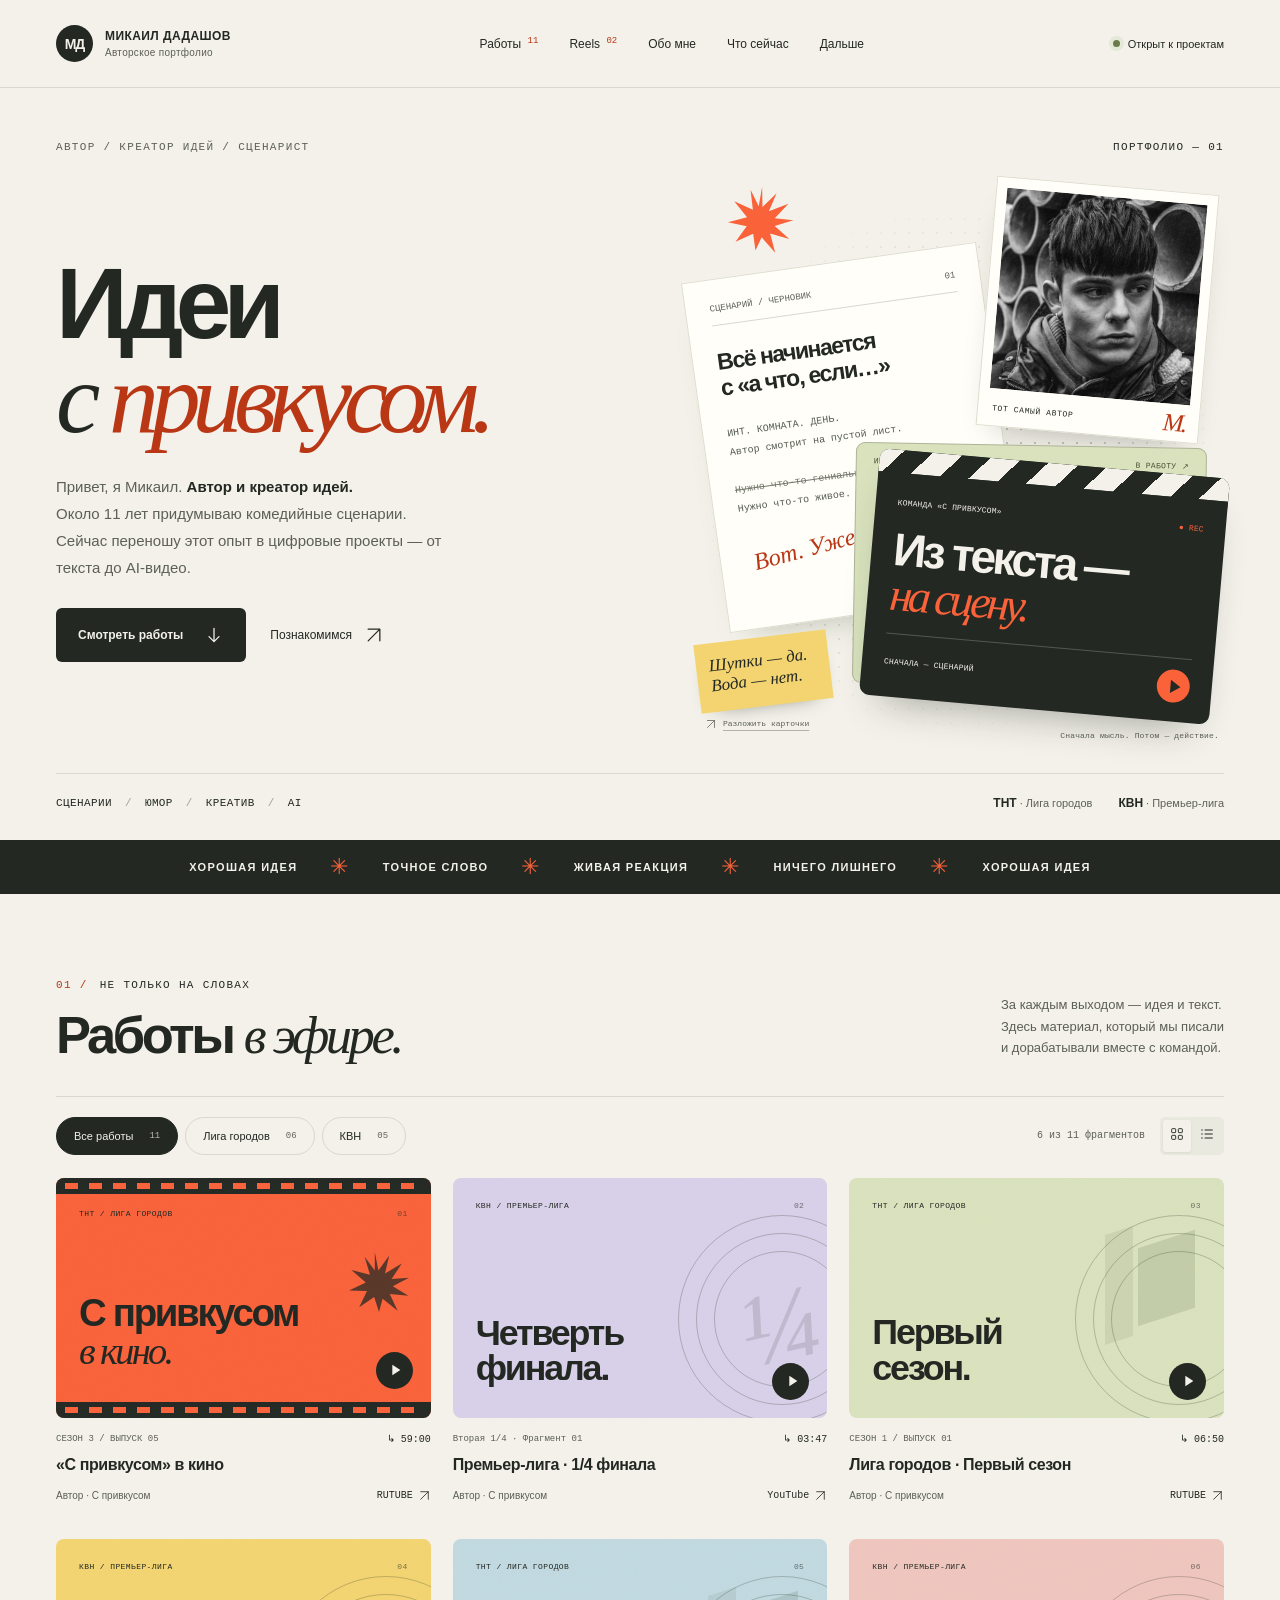
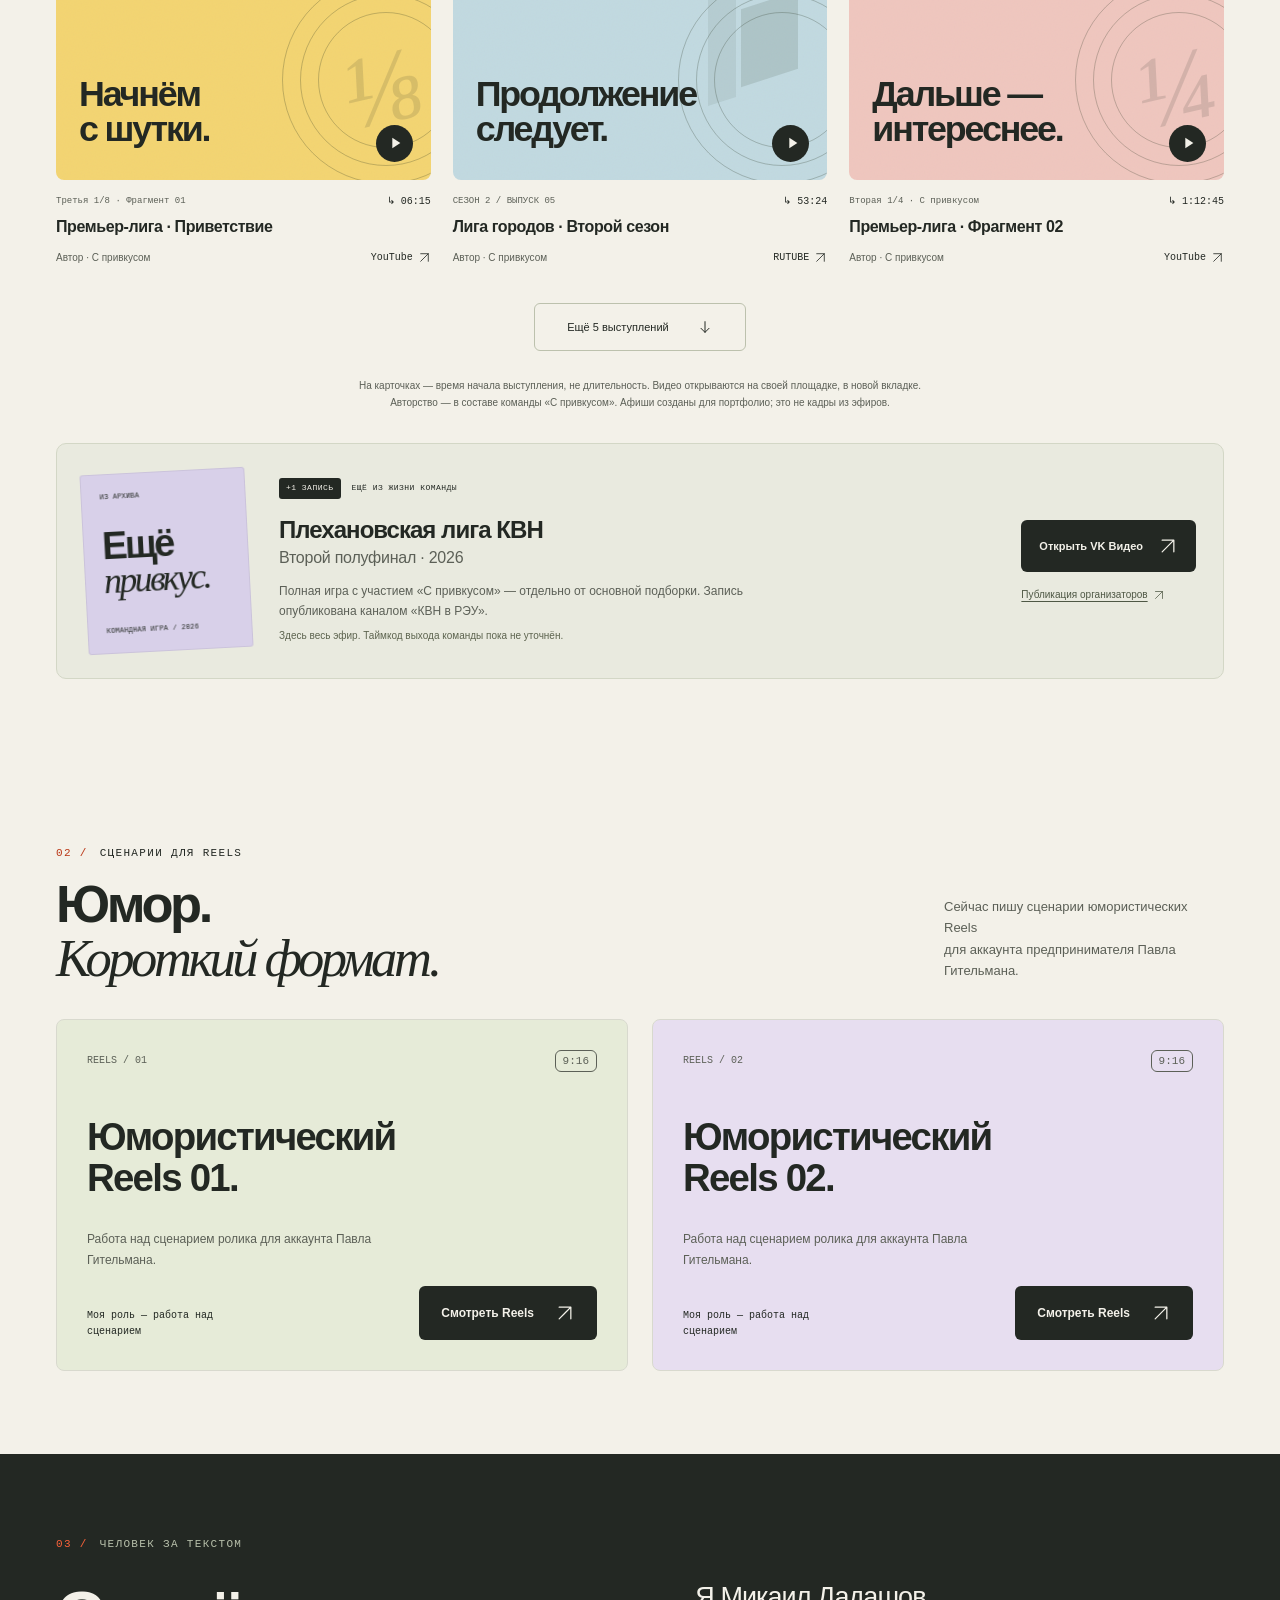
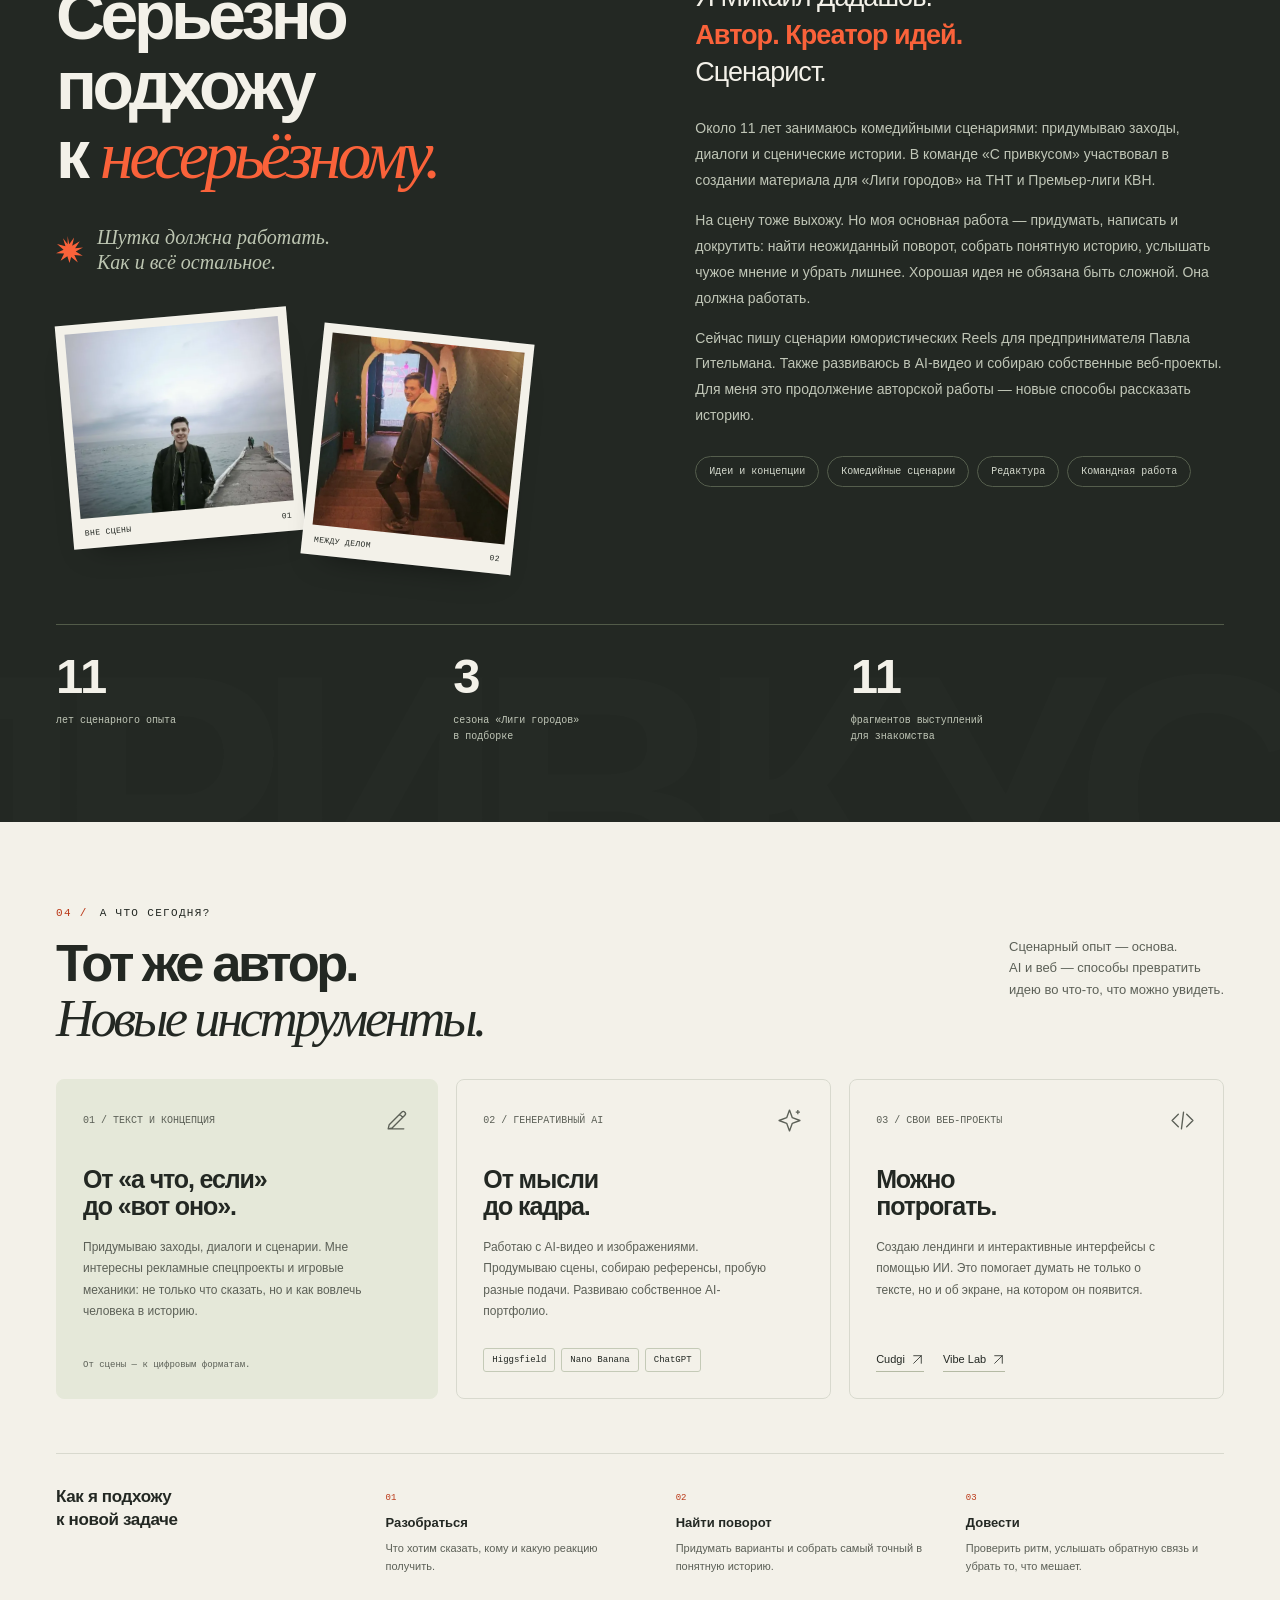
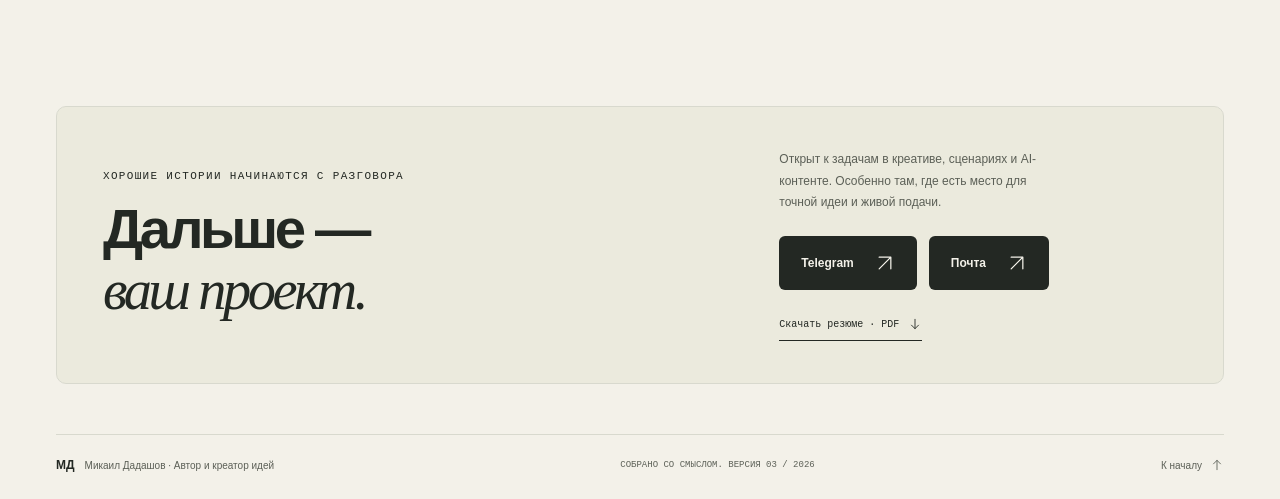
<file: index.html>
<!DOCTYPE html>

<html lang="ru">
<head>
<meta charset="utf-8"/>
<meta content="width=device-width, initial-scale=1" name="viewport"/>
<meta content="#f3f1e9" name="theme-color"/>
<meta content="Микаил Дадашов — автор, креатор идей, сценарист. Около 11 лет в комедии. КВН, «Лига городов» и юмористические Reels для Павла Гительмана." name="description"/>
<meta content="Микаил Дадашов — идеи с привкусом" property="og:title"/>
<meta content="Автор. Креатор идей. Сценарист. Придумываю заходы, диалоги и истории — со сцены в цифровые форматы." property="og:description"/>
<meta content="website" property="og:type"/>
<meta content="light" name="color-scheme"/>
<title>Микаил Дадашов — автор, сценарист, креатор идей</title>
<link rel="canonical" href="https://rumulzzzz-crypto.github.io/mikail-portfolio/"/>
<meta property="og:url" content="https://rumulzzzz-crypto.github.io/mikail-portfolio/"/>
<meta property="og:site_name" content="Микаил Дадашов — портфолио"/>
<meta property="og:locale" content="ru_RU"/>
<meta property="og:image" content="https://rumulzzzz-crypto.github.io/mikail-portfolio/assets/og-cover.jpg"/>
<meta property="og:image:type" content="image/jpeg"/>
<meta property="og:image:width" content="1440"/>
<meta property="og:image:height" content="980"/>
<meta property="og:image:alt" content="Микаил Дадашов — автор, креатор идей, сценарист"/>
<meta name="twitter:card" content="summary_large_image"/>
<meta name="twitter:title" content="Микаил Дадашов — идеи с привкусом"/>
<meta name="twitter:description" content="Автор. Креатор идей. Сценарист. Придумываю заходы, диалоги и истории — со сцены в цифровые форматы."/>
<meta name="twitter:image" content="https://rumulzzzz-crypto.github.io/mikail-portfolio/assets/og-cover.jpg"/>

<link href="data:image/svg+xml,%3Csvg xmlns='http://www.w3.org/2000/svg' viewBox='0 0 80 80'%3E%3Crect width='80' height='80' rx='20' fill='%23fa623a'/%3E%3Cpath d='M19 56V24h7l14 20 14-20h7v32h-9V40L40 57 28 40v16z' fill='%23232823'/%3E%3C/svg%3E" rel="icon"/>
<link rel="stylesheet" href="styles.css?v=20261021b"/>
</head>
<body>
<svg aria-hidden="true" style="position:absolute;width:0;height:0;overflow:hidden" xmlns="http://www.w3.org/2000/svg"><defs>
<symbol id="i-arrow" viewBox="0 0 24 24"><path d="M5 19 19 5M5 5h14v14" fill="none" stroke="currentColor" stroke-linecap="round" stroke-linejoin="round" stroke-width="1.5"></path></symbol>
<symbol id="i-down" viewBox="0 0 24 24"><path d="M12 4v16m-6-6 6 6 6-6" fill="none" stroke="currentColor" stroke-linecap="round" stroke-linejoin="round" stroke-width="1.5"></path></symbol>
<symbol id="i-right" viewBox="0 0 24 24"><path d="M4 12h16m-6-6 6 6-6 6" fill="none" stroke="currentColor" stroke-linecap="round" stroke-linejoin="round" stroke-width="1.5"></path></symbol>
<symbol id="i-left" viewBox="0 0 24 24"><path d="M20 12H4m6 6-6-6 6-6" fill="none" stroke="currentColor" stroke-linecap="round" stroke-linejoin="round" stroke-width="1.5"></path></symbol>
<symbol id="i-play" viewBox="0 0 24 24"><path d="m8 4 12 8-12 8z" fill="currentColor"></path></symbol>
<symbol id="i-close" viewBox="0 0 24 24"><path d="m6 6 12 12M18 6 6 18" fill="none" stroke="currentColor" stroke-linecap="round" stroke-width="1.5"></path></symbol>
<symbol id="i-grid" viewBox="0 0 24 24"><rect fill="none" height="6" rx="1" stroke="currentColor" stroke-width="1.4" width="6" x="4" y="4"></rect><rect fill="none" height="6" rx="1" stroke="currentColor" stroke-width="1.4" width="6" x="14" y="4"></rect><rect fill="none" height="6" rx="1" stroke="currentColor" stroke-width="1.4" width="6" x="4" y="14"></rect><rect fill="none" height="6" rx="1" stroke="currentColor" stroke-width="1.4" width="6" x="14" y="14"></rect></symbol>
<symbol id="i-list" viewBox="0 0 24 24"><path d="M9 6h11M9 12h11M9 18h11M4 6h1M4 12h1M4 18h1" fill="none" stroke="currentColor" stroke-linecap="round" stroke-width="1.5"></path></symbol>
<symbol id="i-copy" viewBox="0 0 24 24"><rect fill="none" height="12" rx="2" stroke="currentColor" stroke-width="1.5" width="12" x="8" y="8"></rect><path d="M15 4H6a2 2 0 0 0-2 2v9" fill="none" stroke="currentColor" stroke-linecap="round" stroke-width="1.5"></path></symbol>
<symbol id="i-spark" viewBox="0 0 100 100"><path d="m43 0 6 31L67 6l-7 30L88 19 71 45l29-2-27 14 26 16-31-3 13 28-25-20-6 22-8-25-25 17 13-27L0 64l28-13L4 30l31 8L26 8l17 23z" fill="currentColor"></path></symbol>
<symbol id="i-menu" viewBox="0 0 24 24"><path d="M4 8h16M4 16h16" fill="none" stroke="currentColor" stroke-linecap="round" stroke-width="1.5"></path></symbol>
<symbol id="i-pen" viewBox="0 0 24 24"><path d="m4 20 4-1 12-12a2.1 2.1 0 0 0-3-3L5 16l-1 4Zm11-14 3 3M4 20h15" fill="none" stroke="currentColor" stroke-linecap="round" stroke-linejoin="round" stroke-width="1.3"></path></symbol>
<symbol id="i-code" viewBox="0 0 24 24"><path d="m8 6-6 6 6 6m8-12 6 6-6 6m-3-14-2 16" fill="none" stroke="currentColor" stroke-linecap="round" stroke-linejoin="round" stroke-width="1.3"></path></symbol>
<symbol id="i-magic" viewBox="0 0 24 24"><path d="m12 2 2.7 7.3L22 12l-7.3 2.7L12 22l-2.7-7.3L2 12l7.3-2.7L12 2Z" fill="none" stroke="currentColor" stroke-linejoin="round" stroke-width="1.3"></path><path d="M20 2v4m-2-2h4" fill="none" stroke="currentColor" stroke-width="1.2"></path></symbol>
<symbol id="i-mail" viewBox="0 0 24 24"><rect fill="none" height="14" rx="2" stroke="currentColor" stroke-width="1.4" width="18" x="3" y="5"></rect><path d="m3 7 9 6 9-6" fill="none" stroke="currentColor" stroke-width="1.4"></path></symbol>
</defs></svg>
<a class="skip" href="#works">Перейти к работам</a>
<header class="header">
<div class="wrap header-inner">
<a class="identity" href="#top"><div aria-hidden="true" class="mark">МД</div><div class="identity-text">МИКАИЛ ДАДАШОВ<span>Авторское портфолио</span></div></a>
<nav aria-label="Основная навигация" class="nav" id="navigation"><a href="#works">Работы <sup>11</sup></a><a href="#reels">Reels <sup>02</sup></a><a href="#about">Обо мне</a><a href="#now">Что сейчас</a><a href="#contact">Дальше</a></nav>
<div class="availability"><span class="status-dot"></span>Открыт к проектам</div>
<button aria-controls="navigation" aria-expanded="false" aria-label="Открыть меню" class="menu-toggle"><svg aria-hidden="true" class="icon"><use href="#i-menu"></use></svg></button>
</div>
</header>
<main id="top">
<section aria-labelledby="hero-title" class="hero wrap">
<div class="hero-meta eyebrow"><span>Автор / Креатор идей / Сценарист</span><span class="folio-index">ПОРТФОЛИО — 01</span></div>
<div class="hero-main">
<div class="hero-copy"><h1 id="hero-title"><span class="line">Идеи</span><span class="line with">с <span class="accent">привкусом.</span></span></h1>
<p class="hero-caption">Привет, я Микаил. <strong>Автор и креатор идей.</strong><br/>Около 11 лет придумываю комедийные сценарии. Сейчас переношу этот опыт в цифровые проекты — от текста до AI-видео.</p>
<div class="hero-actions"><a class="button" href="#works">Смотреть работы <svg aria-hidden="true" class="icon"><use href="#i-down"></use></svg></a><a class="text-link" href="#about">Познакомимся <svg aria-hidden="true" class="icon"><use href="#i-arrow"></use></svg></a></div>
</div>
<div aria-label="Автор, черновик и сцена: от идеи до готовой истории" class="hero-art" id="idea-collage">
<div aria-hidden="true" class="dotfield"></div>
<div aria-hidden="true" class="script-sheet"><div class="sheet-top"><span>СЦЕНАРИЙ / ЧЕРНОВИК</span><span>01</span></div><div class="sheet-heading">Всё начинается<br/>с «а что, если…»</div><div class="sheet-copy">ИНТ. КОМНАТА. ДЕНЬ.<br/>Автор смотрит на пустой лист.<br/><br/><span class="strike">Нужно что-то гениальное.</span><br/>Нужно что-то живое.</div><div class="pencil-mark">Вот. Уже лучше.</div></div><figure class="hero-portrait">
<div class="portrait-photo"><img alt="Микаил Дадашов, чёрно-белый портрет" decoding="async" height="520" src="assets/portrait.webp" width="520"/></div>
<figcaption><span>ТОТ САМЫЙ АВТОР</span><span class="portrait-sign">М.</span></figcaption>
</figure>
<div aria-hidden="true" class="scene-sleeve"><span>ИДЕЯ № 01</span><span>В РАБОТУ ↗</span></div><a class="pullout-card" href="#works" aria-label="Смотреть 11 выступлений в портфолио"><span class="pullout-kicker">АВТОР · С ПРИВКУСОМ</span><strong>11 лет пишу<br/>для сцены.</strong><span class="pullout-copy">ТНТ · «Лига городов»<br/>КВН · Премьер-лига</span><span class="pullout-action">Смотреть 11 работ <svg class="icon" aria-hidden="true"><use href="#i-arrow"></use></svg></span></a><a class="scene-card" href="#works"><div aria-hidden="true" class="clapper"></div><div class="scene-inner"><div aria-hidden="true" class="scene-meta"><span>КОМАНДА «С ПРИВКУСОМ»</span><b>● REC</b></div><div class="scene-title">Из текста —<br/><span class="serif">на сцену.</span><span class="visually-hidden"> Выступления команды «С привкусом»</span></div><div aria-hidden="true" class="scene-bottom"><span>СНАЧАЛА — СЦЕНАРИЙ</span><span class="scene-play"><svg aria-hidden="true" class="icon"><use href="#i-play"></use></svg></span></div></div></a>
<div aria-hidden="true" class="note-sticker">Шутки — да.<br/>Вода — нет.</div>
<svg aria-hidden="true" class="hero-spark"><use href="#i-spark"></use></svg>
<span class="hero-art-caption">Сначала мысль. Потом — действие.</span>
<button aria-controls="idea-collage" aria-label="Разложить карточки" aria-pressed="false" class="collage-toggle" id="collage-toggle"><svg aria-hidden="true" class="icon"><use href="#i-arrow"></use></svg><span>Разложить карточки</span></button></div>
</div>
<div class="hero-bottom"><div class="roleline"><span>СЦЕНАРИИ</span><span class="separator">/</span><span>ЮМОР</span><span class="separator">/</span><span>КРЕАТИВ</span><span class="separator">/</span><span>AI</span></div><div class="proof"><span><strong>ТНТ</strong> · Лига городов</span><span><strong>КВН</strong> · Премьер-лига</span></div></div>
</section>
<div aria-hidden="true" class="belt"><div class="belt-content"><span>ХОРОШАЯ ИДЕЯ</span><span class="asterisk">✳</span><span>ТОЧНОЕ СЛОВО</span><span class="asterisk">✳</span><span>ЖИВАЯ РЕАКЦИЯ</span><span class="asterisk">✳</span><span>НИЧЕГО ЛИШНЕГО</span><span class="asterisk">✳</span><span>ХОРОШАЯ ИДЕЯ</span></div></div>
<section aria-labelledby="works-title" class="section wrap" id="works">
<div class="section-heading"><div><div class="eyebrow"><span class="section-number">01 /</span>Не только на словах</div><h2 id="works-title">Работы <span class="serif">в эфире.</span></h2></div><p class="section-intro">За каждым выходом — идея и текст.<br/>Здесь материал, который мы писали<br/>и дорабатывали вместе с командой.</p></div>
<div class="filterbar"><div aria-label="Фильтр выступлений" class="filters" role="group"><button aria-pressed="true" class="filter" data-filter="all">Все работы <span>11</span></button><button aria-pressed="false" class="filter" data-filter="liga">Лига городов <span>06</span></button><button aria-pressed="false" class="filter" data-filter="kvn">КВН <span>05</span></button></div><div class="view-controls"><span class="results-count" id="results-count" role="status">6 из 11 фрагментов</span><div aria-label="Вид каталога" class="view-switch" role="group"><button aria-label="Карточки" aria-pressed="true" class="view-button" data-view="grid"><svg aria-hidden="true" class="icon"><use href="#i-grid"></use></svg></button><button aria-label="Список" aria-pressed="false" class="view-button" data-view="list"><svg aria-hidden="true" class="icon"><use href="#i-list"></use></svg></button></div></div></div>
<div class="season-row" hidden="" id="season-row"><label for="season-filter">СЕЗОН</label><select id="season-filter"><option value="all">Все сезоны</option><option value="1">Первый сезон</option><option value="2">Второй сезон</option><option value="3">Третий сезон</option></select></div>
<div aria-label="Коллекция выступлений" class="video-grid" id="video-grid"></div>
<noscript><div class="noscript-links"><p><a href="https://rutube.ru/video/2654bdf628ed815ee4c945c7016802ca/?t=3540" rel="noopener noreferrer" target="_blank">Лига городов · Сезон 3 · Выпуск 5 — 59:00 ↗</a></p>
<p><a href="https://www.youtube.com/watch?v=MtnbgriCPc8&amp;t=227s" rel="noopener noreferrer" target="_blank">КВН 2026 · Вторая 1/4 · Фрагмент 01 — 03:47 ↗</a></p>
<p><a href="https://rutube.ru/video/9d8a3c6fe26d1db1fb2c9ce6f82abe4e/?t=410" rel="noopener noreferrer" target="_blank">ТНТ · Сезон 1 · Выпуск 1 — 06:50 ↗</a></p>
<p><a href="https://www.youtube.com/watch?v=ffbW_Wb3frU&amp;t=375s" rel="noopener noreferrer" target="_blank">КВН 2026 · Третья 1/8 · Фрагмент 01 — 06:15 ↗</a></p>
<p><a href="https://rutube.ru/video/f595f08eb2783613781243445ddce7e0/?t=3204" rel="noopener noreferrer" target="_blank">ТНТ · Сезон 2 · Выпуск 5 — 53:24 ↗</a></p>
<p><a href="https://www.youtube.com/watch?v=MtnbgriCPc8&amp;t=4365s" rel="noopener noreferrer" target="_blank">КВН 2026 · Вторая 1/4 · С привкусом — 1:12:45 ↗</a></p>
<p><a href="https://rutube.ru/video/3b6c1dd629fe5b07bd795f37538ae3ee/?t=3429" rel="noopener noreferrer" target="_blank">ТНТ · Сезон 1 · Выпуск 9 — 57:09 ↗</a></p>
<p><a href="https://rutube.ru/video/84a26e8b85550b72f63c0445c39e1c83/?t=2832" rel="noopener noreferrer" target="_blank">ТНТ · Сезон 1 · Выпуск 13 — 47:12 ↗</a></p>
<p><a href="https://rutube.ru/video/e3b55be9ae020a7b111e8fa1a87a35d6/?t=1838" rel="noopener noreferrer" target="_blank">ТНТ · Сезон 2 · Выпуск 8 — 30:38 ↗</a></p>
<p><a href="https://www.youtube.com/watch?v=ffbW_Wb3frU&amp;t=4645s" rel="noopener noreferrer" target="_blank">КВН 2026 · Третья 1/8 · С привкусом — 1:17:25 ↗</a></p>
<p><a href="https://www.youtube.com/watch?v=MtnbgriCPc8&amp;t=5833s" rel="noopener noreferrer" target="_blank">КВН 2026 · Вторая 1/4 · С привкусом — 1:37:13 ↗</a></p></div></noscript>
<div class="show-more-wrap" id="show-more-wrap"><button class="show-more" id="show-more">Ещё 5 выступлений <svg aria-hidden="true" class="icon"><use href="#i-down"></use></svg></button></div>
<p class="source-note">На карточках — время начала выступления, не длительность. Видео открываются на своей площадке, в новой вкладке.<span>Авторство — в составе команды «С привкусом». Афиши созданы для портфолио; это не кадры из эфиров.</span></p>
<aside aria-labelledby="archive-title" class="team-archive">
<div aria-hidden="true" class="archive-stamp"><span>ИЗ АРХИВА</span><strong>Ещё<br/><i>привкус.</i></strong><span>КОМАНДНАЯ ИГРА / 2026</span></div>
<div class="archive-copy">
<div class="eyebrow"><span class="archive-new">+1 ЗАПИСЬ</span> ЕЩЁ ИЗ ЖИЗНИ КОМАНДЫ</div>
<h3 id="archive-title">Плехановская лига КВН<span>Второй полуфинал · 2026</span></h3>
<p>Полная игра с участием «С привкусом» — отдельно от основной подборки. Запись опубликована каналом «КВН в РЭУ».</p>
<p class="archive-disclosure">Здесь весь эфир. Таймкод выхода команды пока не уточнён.</p>
</div>
<div class="archive-actions">
<a class="button" href="https://vkvideo.ru/video-16836_456241407" rel="noopener noreferrer" target="_blank">Открыть VK Видео <svg aria-hidden="true" class="icon"><use href="#i-arrow"></use></svg></a>
<a class="archive-source" href="https://t.me/kvnreu/15269" rel="noopener noreferrer" target="_blank">Публикация организаторов <svg aria-hidden="true" class="icon"><use href="#i-arrow"></use></svg></a>
</div>
</aside></section>
<section aria-labelledby="reels-title" class="section wrap reels" id="reels">
<div class="section-heading"><div><div class="eyebrow"><span class="section-number">02 /</span>Сценарии для Reels</div><h2 id="reels-title">Юмор.<br/><span class="serif">Короткий формат.</span></h2></div><p class="section-intro">Сейчас пишу сценарии юмористических Reels<br/>для аккаунта предпринимателя Павла Гительмана.</p></div>
<div class="reels-grid">
<article class="now-card reel-card"><div class="now-card-top"><span>REELS / 01</span><span class="reel-format">9:16</span></div><h3>Юмористический<br/>Reels 01.</h3><p>Работа над сценарием ролика для аккаунта Павла Гительмана.</p><div class="reel-bottom"><span class="reel-credit">Моя роль — работа над сценарием</span><a class="button reel-link" href="https://www.instagram.com/reel/DeZnAQ9vqkB/" rel="noopener noreferrer" target="_blank" aria-label="Смотреть Reels 01 Павла Гительмана в Instagram">Смотреть Reels <svg class="icon" aria-hidden="true"><use href="#i-arrow"></use></svg></a></div></article>
<article class="now-card reel-card reel-card-second"><div class="now-card-top"><span>REELS / 02</span><span class="reel-format">9:16</span></div><h3>Юмористический<br/>Reels 02.</h3><p>Работа над сценарием ролика для аккаунта Павла Гительмана.</p><div class="reel-bottom"><span class="reel-credit">Моя роль — работа над сценарием</span><a class="button reel-link" href="https://www.instagram.com/reel/DeYbvWTppZU/" rel="noopener noreferrer" target="_blank" aria-label="Смотреть Reels 02 Павла Гительмана в Instagram">Смотреть Reels <svg class="icon" aria-hidden="true"><use href="#i-arrow"></use></svg></a></div></article>
</div></section>
<section aria-labelledby="about-title" class="about" id="about">
<div class="wrap"><div class="about-layout"><div class="about-identity"><div class="eyebrow"><span class="section-number">03 /</span>Человек за текстом</div><h2 id="about-title">Серьёзно<br/>подхожу<br/>к <em>несерьёзному.</em></h2><div class="about-quote"><svg aria-hidden="true" class="quote-star"><use href="#i-spark"></use></svg><p>Шутка должна работать.<br/>Как и всё остальное.</p></div><div aria-label="Личные фотографии" class="about-photos">
<figure class="about-photo sea-photo"><img alt="Микаил Дадашов на берегу моря, рядом с пирсом" decoding="async" height="450" loading="lazy" src="assets/outside.webp" width="600"/><figcaption><span>ВНЕ СЦЕНЫ</span><span>01</span></figcaption></figure>
<figure class="about-photo stairs-photo"><img alt="Микаил Дадашов на лестнице, неформальное фото" decoding="async" height="480" loading="lazy" src="assets/stairs.webp" width="480"/><figcaption><span>МЕЖДУ ДЕЛОМ</span><span>02</span></figcaption></figure>
</div></div>
<div class="about-story"><p class="about-lead">Я Микаил Дадашов.<br/><strong>Автор. Креатор идей.</strong><br/>Сценарист.</p><p class="about-text">Около 11 лет занимаюсь комедийными сценариями: придумываю заходы, диалоги и сценические истории. В команде «С привкусом» участвовал в создании материала для «Лиги городов» на ТНТ и Премьер-лиги КВН.</p><p class="about-text">На сцену тоже выхожу. Но моя основная работа — придумать, написать и докрутить: найти неожиданный поворот, собрать понятную историю, услышать чужое мнение и убрать лишнее. Хорошая идея не обязана быть сложной. Она должна работать.</p><p class="about-text">Сейчас пишу сценарии юмористических Reels для предпринимателя Павла Гительмана. Также развиваюсь в AI-видео и собираю собственные веб-проекты. Для меня это продолжение авторской работы — новые способы рассказать историю.</p><div class="about-tags"><span>Идеи и концепции</span><span>Комедийные сценарии</span><span>Редактура</span><span>Командная работа</span></div></div>
</div><div class="about-metrics"><div><div class="metric-value">11</div><div class="metric-name">лет сценарного опыта</div></div><div><div class="metric-value">3</div><div class="metric-name">сезона «Лиги городов»<br/>в подборке</div></div><div><div class="metric-value">11</div><div class="metric-name">фрагментов выступлений<br/>для знакомства</div></div></div></div><div aria-hidden="true" class="about-ghost" data-text="ПРИВКУС."></div>
</section>
<section aria-labelledby="now-title" class="section wrap now" id="now"><div class="section-heading"><div><div class="eyebrow"><span class="section-number">04 /</span>А что сегодня?</div><h2 id="now-title">Тот же автор.<br/><span class="serif">Новые инструменты.</span></h2></div><p class="section-intro">Сценарный опыт — основа.<br/>AI и веб — способы превратить<br/>идею во что-то, что можно увидеть.</p></div>
<div class="now-grid"><article class="now-card dark"><div class="now-card-top"><span>01 / ТЕКСТ И КОНЦЕПЦИЯ</span><span class="now-icon"><svg aria-hidden="true" class="icon"><use href="#i-pen"></use></svg></span></div><h3>От «а что, если»<br/>до «вот оно».</h3><p>Придумываю заходы, диалоги и сценарии. Мне интересны рекламные спецпроекты и игровые механики: не только что сказать, но и как вовлечь человека в историю.</p><div class="coming-note">От сцены — к цифровым форматам.</div></article><article class="now-card"><div class="now-card-top"><span>02 / ГЕНЕРАТИВНЫЙ AI</span><span class="now-icon"><svg aria-hidden="true" class="icon"><use href="#i-magic"></use></svg></span></div><h3>От мысли<br/>до кадра.</h3><p>Работаю с AI-видео и изображениями. Продумываю сцены, собираю референсы, пробую разные подачи. Развиваю собственное AI-портфолио.</p><div class="toolchips"><span>Higgsfield</span><span>Nano Banana</span><span>ChatGPT</span></div></article><article class="now-card"><div class="now-card-top"><span>03 / СВОИ ВЕБ-ПРОЕКТЫ</span><span class="now-icon"><svg aria-hidden="true" class="icon"><use href="#i-code"></use></svg></span></div><h3>Можно<br/>потрогать.</h3><p>Создаю лендинги и интерактивные интерфейсы с помощью ИИ. Это помогает думать не только о тексте, но и об экране, на котором он появится.</p><div class="mini-work-links"><a href="https://quji-zeta.vercel.app" rel="noopener noreferrer" target="_blank">Cudgi <svg aria-hidden="true" class="icon"><use href="#i-arrow"></use></svg></a><a href="https://vibe-lab-sepia.vercel.app/index.html" rel="noopener noreferrer" target="_blank">Vibe Lab <svg aria-hidden="true" class="icon"><use href="#i-arrow"></use></svg></a></div></article></div>
<div class="process"><h3 class="process-title">Как я подхожу<br/>к новой задаче</h3><div class="process-steps"><div class="process-step"><small>01</small><h3>Разобраться</h3><p>Что хотим сказать, кому и какую реакцию получить.</p></div><div class="process-step"><small>02</small><h3>Найти поворот</h3><p>Придумать варианты и собрать самый точный в понятную историю.</p></div><div class="process-step"><small>03</small><h3>Довести</h3><p>Проверить ритм, услышать обратную связь и убрать то, что мешает.</p></div></div></div>
</section>
<section aria-labelledby="contact-title" class="finale wrap" id="contact"><div class="finale-box"><div><div class="eyebrow">Хорошие истории начинаются с разговора</div><h2 id="contact-title">Дальше —<br/><em>ваш проект.</em></h2></div><div class="finale-right"><p>Открыт к задачам в креативе, сценариях и AI-контенте. Особенно там, где есть место для точной идеи и живой подачи.</p><div class="contact-links" hidden="" id="contact-links"></div><a class="resume-download" href="Mikail_Dadashov_Resume.pdf" download>Скачать резюме · PDF <svg class="icon" aria-hidden="true"><use href="#i-down"></use></svg></a><div class="contact-placeholder" id="contact-placeholder"><svg aria-hidden="true" class="icon"><use href="#i-mail"></use></svg>Контакты добавим в следующей версии</div></div></div></section>
</main>
<footer class="footer wrap"><div class="footer-left"><span class="mini-mark">МД</span><span>Микаил Дадашов · Автор и креатор идей</span></div><span class="footer-version">СОБРАНО СО СМЫСЛОМ. ВЕРСИЯ 03 / 2026</span><a class="top-link" href="#top">К началу <svg class="icon" style="transform:rotate(180deg)"><use href="#i-down"></use></svg></a></footer>
<dialog aria-labelledby="modal-title" class="video-modal" id="video-modal">
<div class="modal-box">
<div class="modal-head"><div><div class="modal-kicker" id="modal-kicker"></div><h2 id="modal-title"></h2></div><button aria-label="Закрыть карточку выступления" class="modal-close" id="modal-close"><svg aria-hidden="true" class="icon"><use href="#i-close"></use></svg></button></div>
<div class="modal-player" id="modal-player"></div>
<div class="modal-body"><div><div class="eyebrow">Моя роль</div><div class="modal-role">Автор в составе команды</div><p class="modal-description" id="modal-description">Участвовал в создании сценарного материала команды «С привкусом». Над номерами работали вместе с другими авторами и участниками. В этих выступлениях также выходил на сцену.</p></div><div class="modal-actions"><a class="button" id="modal-external" rel="noopener noreferrer" target="_blank"><span id="modal-external-label"></span><svg aria-hidden="true" class="icon"><use href="#i-arrow"></use></svg></a><div class="modal-utility"><button class="utility-button" id="copy-link"><svg aria-hidden="true" class="icon"><use href="#i-copy"></use></svg>Скопировать ссылку</button><button class="utility-button" id="copy-time"><svg aria-hidden="true" class="icon"><use href="#i-copy"></use></svg>Скопировать таймкод</button></div><input aria-label="Ссылка для ручного копирования" class="copy-fallback" hidden="" id="copy-fallback" readonly=""/><p class="modal-fallback" id="modal-fallback"></p><a class="modal-source-link" id="modal-source" rel="noopener noreferrer" target="_blank">Открыть полный выпуск без таймкода <svg aria-hidden="true" class="icon"><use href="#i-arrow"></use></svg></a></div></div>
<div class="modal-nav"><button id="previous-video"><svg aria-hidden="true" class="icon"><use href="#i-left"></use></svg>Предыдущее</button><small id="modal-count"></small><button id="next-video">Следующее<svg aria-hidden="true" class="icon"><use href="#i-right"></use></svg></button></div>
</div>
</dialog>
<div aria-live="polite" class="toast" id="toast" role="status"></div>
<script src="app.js?v=20261021b" defer></script>
</body>
</html>
</file>
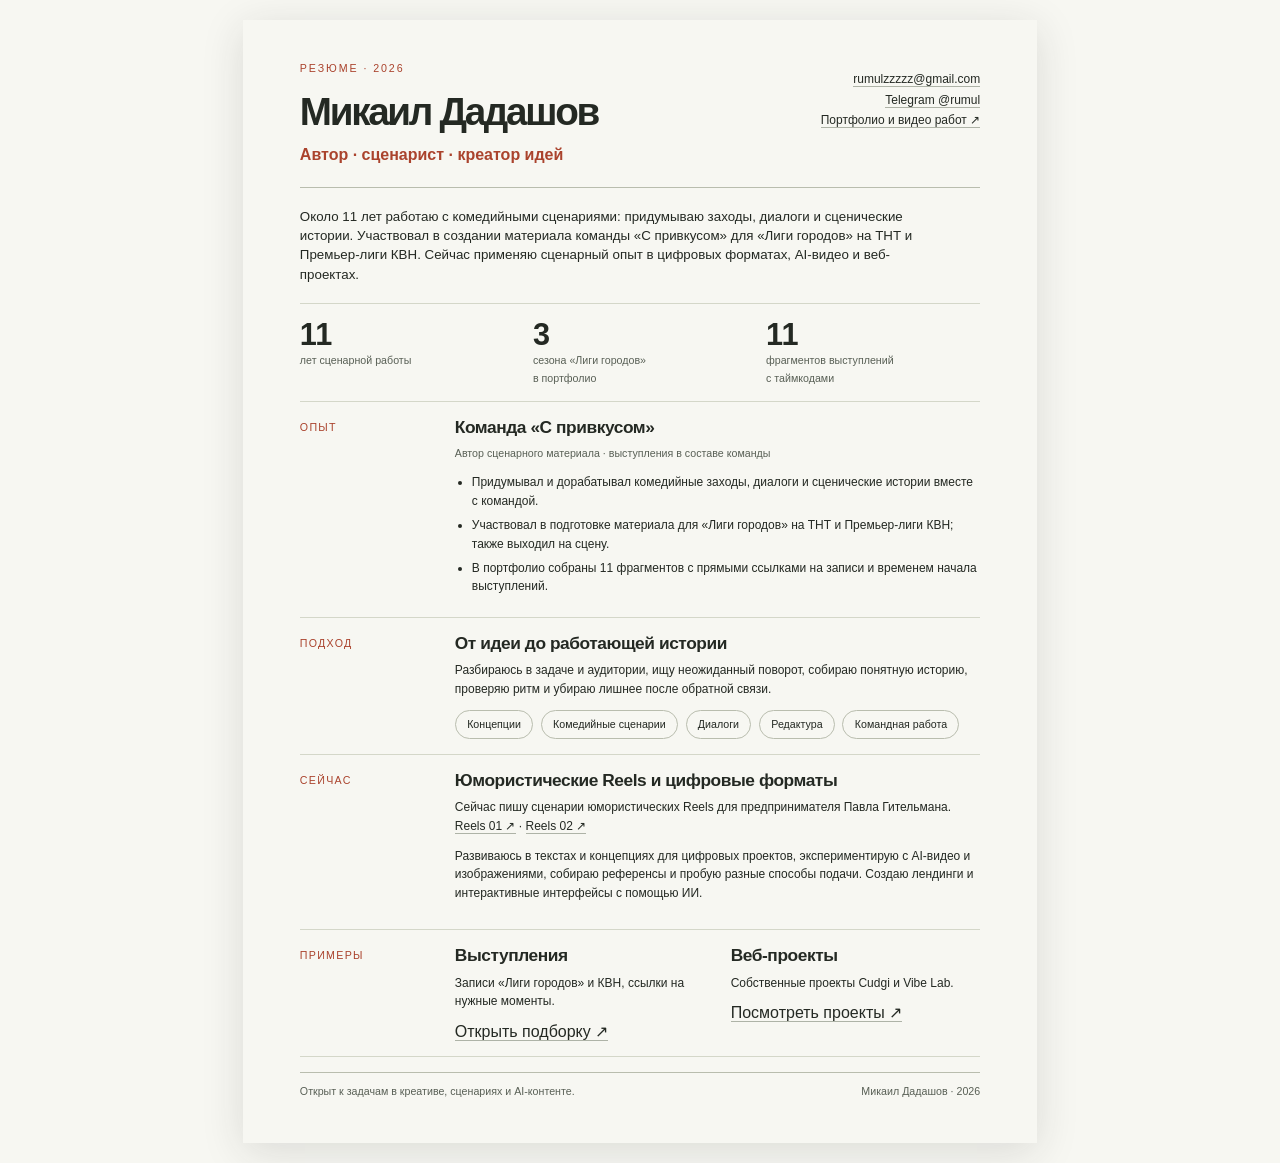
<file: resume.html>
<!doctype html>
<html lang="ru">
<head>
<meta charset="utf-8">
<title>Микаил Дадашов — резюме</title>
<meta name="viewport" content="width=device-width, initial-scale=1">
<style>
@page{size:A4;margin:0}
*{box-sizing:border-box}
body{margin:0;background:#f7f7f2;color:#242923;font-family:Arial,Helvetica,sans-serif;-webkit-print-color-adjust:exact;print-color-adjust:exact}
.page{width:210mm;min-height:297mm;margin:auto;padding:11mm 15mm 10mm;background:#f7f7f2}
.top{display:flex;justify-content:space-between;align-items:flex-start;gap:20mm;border-bottom:1px solid #b9bdae;padding-bottom:5mm}
.eyebrow{font-size:8pt;letter-spacing:.18em;text-transform:uppercase;color:#aa432d}
h1{font-size:29pt;line-height:1.02;letter-spacing:-.06em;margin:5mm 0 3mm}
.role{font-size:12pt;margin:0;color:#aa432d;font-weight:700}
.contacts{font-size:9pt;line-height:1.7;text-align:right;padding-top:2mm;white-space:nowrap}
a{color:#242923;text-decoration:none;border-bottom:1px solid #aeb3a7}
.intro{font-size:10pt;line-height:1.45;max-width:170mm;margin:5mm 0}
.stats{display:grid;grid-template-columns:repeat(3,1fr);gap:5mm;padding:4mm 0;border-top:1px solid #d4d7c9;border-bottom:1px solid #d4d7c9}
.stat strong{display:block;font-size:23pt;line-height:1;color:#242923;letter-spacing:-.05em}
.stat span{font-size:8pt;line-height:1.4;color:#596056}
.grid{display:grid;grid-template-columns:32mm 1fr;column-gap:9mm;padding:4mm 0;border-bottom:1px solid #d4d7c9}
.label{font-size:8pt;letter-spacing:.12em;text-transform:uppercase;color:#aa432d;padding-top:1mm}
h2{font-size:13pt;letter-spacing:-.025em;line-height:1.2;margin:0 0 2mm}
p{font-size:9pt;line-height:1.55;margin:0 0 3mm}
.small{font-size:8pt;color:#596056}
ul{padding-left:4.5mm;margin:2mm 0 0}
li{font-size:9pt;line-height:1.55;margin:0 0 1.5mm}
.chips{display:flex;flex-wrap:wrap;gap:2mm;margin-top:2mm}
.chips span{font-size:8pt;border:1px solid #b9bdae;border-radius:20px;padding:2mm 3mm}
.projects{display:grid;grid-template-columns:1fr 1fr;gap:7mm}
.footer{display:flex;justify-content:space-between;align-items:end;margin-top:4mm;padding-top:3mm;border-top:1px solid #b9bdae;font-size:8pt;color:#596056}
@media screen{body{padding:20px}.page{box-shadow:0 8px 40px #24292322}}
</style>
</head>
<body><main class="page">
<header class="top"><div><div class="eyebrow">Резюме · 2026</div><h1>Микаил Дадашов</h1><p class="role">Автор · сценарист · креатор идей</p></div><div class="contacts"><a href="mailto:rumulzzzzz@gmail.com">rumulzzzzz@gmail.com</a><br><a href="https://t.me/rumul">Telegram @rumul</a><br><a href="https://rumulzzzz-crypto.github.io/mikail-portfolio/">Портфолио и видео работ ↗</a></div></header>
<p class="intro">Около 11 лет работаю с комедийными сценариями: придумываю заходы, диалоги и сценические истории. Участвовал в создании материала команды «С привкусом» для «Лиги городов» на ТНТ и Премьер-лиги КВН. Сейчас применяю сценарный опыт в цифровых форматах, AI-видео и веб-проектах.</p>
<div class="stats"><div class="stat"><strong>11</strong><span>лет сценарной работы</span></div><div class="stat"><strong>3</strong><span>сезона «Лиги городов»<br>в портфолио</span></div><div class="stat"><strong>11</strong><span>фрагментов выступлений<br>с таймкодами</span></div></div>
<section class="grid"><div class="label">Опыт</div><div><h2>Команда «С привкусом»</h2><p class="small">Автор сценарного материала · выступления в составе команды</p><ul><li>Придумывал и дорабатывал комедийные заходы, диалоги и сценические истории вместе с командой.</li><li>Участвовал в подготовке материала для «Лиги городов» на ТНТ и Премьер-лиги КВН; также выходил на сцену.</li><li>В портфолио собраны 11 фрагментов с прямыми ссылками на записи и временем начала выступлений.</li></ul></div></section>
<section class="grid"><div class="label">Подход</div><div><h2>От идеи до работающей истории</h2><p>Разбираюсь в задаче и аудитории, ищу неожиданный поворот, собираю понятную историю, проверяю ритм и убираю лишнее после обратной связи.</p><div class="chips"><span>Концепции</span><span>Комедийные сценарии</span><span>Диалоги</span><span>Редактура</span><span>Командная работа</span></div></div></section>
<section class="grid"><div class="label">Сейчас</div><div><h2>Юмористические Reels и цифровые форматы</h2><p>Сейчас пишу сценарии юмористических Reels для предпринимателя Павла Гительмана. <a href="https://www.instagram.com/reel/DeZnAQ9vqkB/">Reels 01 ↗</a> · <a href="https://www.instagram.com/reel/DeYbvWTppZU/">Reels 02 ↗</a></p><p>Развиваюсь в текстах и концепциях для цифровых проектов, экспериментирую с AI-видео и изображениями, собираю референсы и пробую разные способы подачи. Создаю лендинги и интерактивные интерфейсы с помощью ИИ.</p></div></section>
<section class="grid"><div class="label">Примеры</div><div class="projects"><div><h2>Выступления</h2><p>Записи «Лиги городов» и КВН, ссылки на нужные моменты.</p><a href="https://rumulzzzz-crypto.github.io/mikail-portfolio/#works">Открыть подборку ↗</a></div><div><h2>Веб-проекты</h2><p>Собственные проекты Cudgi и Vibe Lab.</p><a href="https://rumulzzzz-crypto.github.io/mikail-portfolio/#now">Посмотреть проекты ↗</a></div></div></section>
<footer class="footer"><span>Открыт к задачам в креативе, сценариях и AI-контенте.</span><span>Микаил Дадашов · 2026</span></footer>
</main></body></html>
</file>
<file: styles.css>
:root{--paper:#f3f1e9;--ink:#232823;--muted:#5c6057;--line:#d8d9ce;--orange:#fa623a;--orange-dark:#ba3716;--white:#fffef8;--sage:#d9e2bd;--lilac:#d8d0e9;--yellow:#f3d471;--blue:#c1d9e0;--pink:#efc6be;--radius:14px;--max:1328px;--font:'Inter','Inter Display',Arial,Helvetica,sans-serif;--mono:'SFMono-Regular',Consolas,'Liberation Mono',monospace}
*{box-sizing:border-box}html{scroll-behavior:smooth;scroll-padding-top:92px}body{margin:0;background:var(--paper);color:var(--ink);font-family:var(--font);font-size:16px;-webkit-font-smoothing:antialiased}body.locked{overflow:hidden}::selection{background:var(--orange);color:var(--ink)}button,a{-webkit-tap-highlight-color:transparent}a{color:inherit;text-decoration:none}button,input,select{font:inherit}button{color:inherit;cursor:pointer}button:disabled{cursor:default}button,a{touch-action:manipulation}button:focus-visible,a:focus-visible,select:focus-visible,summary:focus-visible{outline:3px solid var(--orange-dark);outline-offset:5px}svg{display:block}h1,h2,h3,p{margin:0}button{border:0}button:not(.plain){-webkit-appearance:none}img{max-width:100%}.wrap{width:calc(100% - 112px);max-width:var(--max);margin-inline:auto}.eyebrow{font:11px/1.5 var(--mono);letter-spacing:.12em;text-transform:uppercase}.small-label{font:10px/1.5 var(--mono);letter-spacing:.08em;text-transform:uppercase}.icon{width:20px;height:20px;display:inline-block;flex:0 0 auto}.skip{position:fixed;z-index:150;top:-100px;left:20px;background:var(--orange);padding:16px;border-radius:8px}.skip:focus{top:16px}.hidden,[hidden]{display:none!important}
/* Header */
.header{position:sticky;top:0;z-index:30;background:rgba(243,241,233,.96);backdrop-filter:blur(18px);border-bottom:1px solid var(--line)}.header-inner{height:87px;display:flex;align-items:center;justify-content:space-between;gap:24px}.identity{display:flex;align-items:center;gap:12px;flex-shrink:0}.mark{width:37px;height:37px;background:var(--ink);color:var(--paper);border-radius:50%;display:grid;place-items:center;font-size:14px;font-weight:800;letter-spacing:-.07em}.identity-text{font-size:12px;font-weight:750;letter-spacing:.035em;line-height:1.35}.identity-text span{display:block;font-size:10px;font-weight:400;letter-spacing:.03em;color:var(--muted);margin-top:2px}.nav{display:flex;gap:31px;align-items:center;font-size:12px}.nav a{position:relative;padding:8px 0}.nav a:after{content:'';position:absolute;bottom:3px;left:0;width:0;height:1px;background:var(--ink);transition:width .2s}.nav a:hover:after{width:100%}.nav sup{font:9px var(--mono);color:var(--orange-dark);margin-left:3px}.availability{display:flex;gap:8px;align-items:center;font-size:11px}.status-dot{width:7px;height:7px;border-radius:50%;background:#697b49;box-shadow:0 0 0 4px #e4e8d8;flex-shrink:0}.menu-toggle{display:none;background:transparent;padding:8px}
/* Hero */
.hero{padding-top:51px;position:relative}.hero-meta{display:flex;align-items:center;justify-content:space-between;color:var(--muted)}.hero-meta .folio-index{color:var(--ink)}.hero-main{display:grid;grid-template-columns:1.25fr 1fr;gap:40px;align-items:center;min-height:566px;padding:36px 0 51px}.hero h1{font-size:clamp(72px,7.8vw,114px);line-height:.95;letter-spacing:-.077em;font-weight:850;position:relative;z-index:2}.hero h1 .line{display:block}.hero h1 .with{font-family:Georgia,'Times New Roman',serif;font-style:italic;font-weight:400;letter-spacing:-.082em}.hero h1 .accent{color:var(--orange-dark)}.hero-caption{font-size:15px;line-height:1.75;max-width:358px;margin-top:27px;color:var(--muted)}.hero-caption strong{font-weight:550;color:var(--ink)}.hero-actions{display:flex;align-items:center;gap:24px;margin-top:27px}.button{display:inline-flex;align-items:center;justify-content:center;gap:21px;border-radius:6px;padding:17px 22px;background:var(--ink);color:var(--paper);font-size:12px;font-weight:600;min-height:48px;transition:transform .2s,background .2s}.button:hover{background:#3c4738;transform:translateY(-2px)}.button.orange{background:var(--orange);color:var(--ink)}.button.orange:hover{background:#ff7855}.text-link{display:inline-flex;align-items:center;gap:12px;font-size:12px;padding:12px 0}.text-link .icon{transition:transform .2s}.text-link:hover .icon{transform:translate(2px,2px)}
.hero-art{height:475px;position:relative;isolation:isolate}.dotfield{position:absolute;inset:18px 0 0;background-image:radial-gradient(#bfc4b5 1px,transparent 1px);background-size:14px 14px;mask-image:radial-gradient(ellipse,black 35%,transparent 70%)}.script-sheet{position:absolute;width:70%;max-width:365px;height:349px;left:24px;top:35px;transform:rotate(-8deg);background:#fffef9;border:1px solid #deddd0;box-shadow:0 22px 35px -26px #535d4266;padding:24px 25px}.sheet-top{display:flex;justify-content:space-between;color:var(--muted);font:9px var(--mono);border-bottom:1px solid var(--line);padding-bottom:11px}.sheet-heading{font-size:23px;line-height:1.12;letter-spacing:-.06em;font-weight:750;margin-top:24px}.sheet-copy{font:11px/1.9 var(--mono);margin-top:22px;color:#555b50}.sheet-copy .strike{text-decoration:line-through;color:#73776b}.pencil-mark{color:var(--orange-dark);font:italic 24px Georgia,serif;transform:rotate(-7deg);margin:11px 0 0 8px}.scene-card{position:absolute;width:75%;max-width:370px;right:0;top:115px;background:var(--ink);color:var(--paper);border-radius:10px;transform:rotate(6deg);box-shadow:0 25px 55px -20px #22282360;overflow:hidden;transition:transform .4s}.scene-card:hover{transform:rotate(3deg) translateY(-6px)}.clapper{height:30px;border-bottom:7px solid var(--ink);background:repeating-linear-gradient(-48deg,var(--paper) 0,var(--paper) 22px,#232823 22px,#232823 43px)}.scene-inner{padding:22px 25px 25px}.scene-meta{display:flex;justify-content:space-between;font:9px var(--mono);letter-spacing:.07em}.scene-meta b{color:var(--orange);font-weight:400}.scene-title{font-size:clamp(38px,4.2vw,57px);line-height:.96;letter-spacing:-.075em;margin:24px 0 20px;font-weight:800}.scene-title .serif{font:italic 1em/.95 Georgia,serif;color:var(--orange);letter-spacing:-.09em}.scene-bottom{border-top:1px solid #52584e;padding-top:15px;display:flex;align-items:center;justify-content:space-between;font:10px var(--mono)}.scene-play{display:grid;place-items:center;width:38px;height:38px;background:var(--orange);color:var(--ink);border-radius:50%}.scene-card:hover .scene-play{background:var(--paper)}.note-sticker{white-space:nowrap;position:absolute;z-index:3;left:1px;bottom:29px;background:var(--yellow);width:136px;height:73px;transform:rotate(-5deg);box-shadow:0 9px 22px -18px #3a4039;padding:13px 15px;font:italic 18px/1.15 Georgia,serif}.hero-spark{position:absolute;right:-6px;top:15px;width:100px;height:100px;color:var(--orange);transform:rotate(10deg);z-index:4}.hero-art-caption{position:absolute;right:10px;bottom:11px;font:9px var(--mono);letter-spacing:.02em;color:var(--muted)}
.hero-bottom{display:grid;grid-template-columns:1.25fr 1fr;border-top:1px solid var(--line);padding:22px 0 30px;gap:40px;align-items:center}.hero-bottom .roleline{font:11px var(--mono);letter-spacing:.035em;display:flex;align-items:center;gap:13px;flex-wrap:wrap}.roleline .separator{color:#a0a58f}.hero-bottom .proof{font-size:11px;color:var(--muted);display:flex;justify-content:flex-end;gap:26px;align-items:center}.hero-bottom .proof strong{color:var(--ink);font-weight:700;font-size:12px}
/* Narrow title belt */
.belt{border-top:1px solid var(--ink);border-bottom:1px solid var(--ink);background:var(--ink);color:var(--paper);overflow:hidden;padding:15px 0}.belt-content{display:flex;align-items:center;justify-content:center;gap:33px;white-space:nowrap;font-size:11px;letter-spacing:.12em;font-weight:600}.belt .asterisk{color:var(--orange);font-size:22px;line-height:1;font-weight:400}
/* Work collection */
.section{padding:83px 0}.section-heading{display:flex;justify-content:space-between;gap:24px;align-items:flex-end;margin-bottom:33px}.section h2{font-size:clamp(34px,4.1vw,59px);font-weight:700;line-height:1.04;letter-spacing:-.065em;margin-top:15px}.section h2 .serif{font-family:Georgia,serif;font-weight:400;font-style:italic}.section-intro{font-size:13px;line-height:1.65;color:var(--muted);max-width:280px;padding-bottom:4px}.section-number{color:var(--orange-dark);font:11px var(--mono);margin-right:12px}.filterbar{display:flex;align-items:center;justify-content:space-between;border-top:1px solid var(--line);padding:20px 0 23px;gap:15px}.filters{display:flex;gap:7px;align-items:center;flex-wrap:wrap}.filter{display:inline-flex;gap:16px;align-items:center;border:1px solid var(--line);border-radius:30px;padding:10px 17px;background:transparent;font-size:11px;transition:all .2s;min-height:38px}.filter span{font:9px var(--mono);opacity:.7}.filter[aria-pressed=true]{background:var(--ink);border-color:var(--ink);color:var(--paper)}.filter:hover:not([aria-pressed=true]){background:#e8e9de;border-color:#b7bca7}.view-controls{display:flex;align-items:center;gap:15px}.results-count{font:10px var(--mono);color:var(--muted);white-space:nowrap}.view-switch{display:flex;background:#e9e9df;padding:3px;border-radius:5px;gap:2px}.view-button{background:transparent;padding:6px;border-radius:3px}.view-button[aria-pressed=true]{background:var(--paper);box-shadow:0 1px 3px #323a2915}.view-button .icon{width:16px;height:16px}.season-row{display:flex;align-items:center;gap:13px;margin:-2px 0 20px}.season-row label{font:10px var(--mono);color:var(--muted)}.season-row select{border:1px solid var(--line);background:var(--paper);color:var(--ink);font-size:11px;padding:7px 24px 7px 9px;border-radius:4px}.video-grid{display:grid;grid-template-columns:repeat(3,minmax(0,1fr));gap:33px 22px;align-items:start}.work-card{min-width:0;animation:cardIn .4s both}.work-poster{position:relative;display:block;width:100%;aspect-ratio:1.56;overflow:hidden;border-radius:8px;background:var(--sage);color:var(--ink);text-align:left;padding:23px;transition:transform .25s,box-shadow .25s}.work-poster:hover{transform:translateY(-4px);box-shadow:0 12px 20px -17px #23301b66}.work-poster:before{content:'';position:absolute;inset:0;pointer-events:none;background-image:url("data:image/svg+xml,%3Csvg viewBox='0 0 180 180' xmlns='http://www.w3.org/2000/svg'%3E%3Cfilter id='n'%3E%3CfeTurbulence type='fractalNoise' baseFrequency='.85' numOctaves='3' stitchTiles='stitch'/%3E%3C/filter%3E%3Crect width='100%25' height='100%25' opacity='.2' filter='url(%23n)'/%3E%3C/svg%3E");opacity:.16;z-index:2}.color-orange{background:var(--orange)}.color-lilac{background:var(--lilac)}.color-sage{background:var(--sage)}.color-yellow{background:var(--yellow)}.color-blue{background:var(--blue)}.color-pink{background:var(--pink)}.poster-label{position:absolute;top:23px;left:23px;right:23px;z-index:3;display:flex;justify-content:space-between;align-items:center;font:8px var(--mono);letter-spacing:.05em}.poster-id{font-size:8px;opacity:.6}.poster-name{position:absolute;bottom:32px;left:23px;font-size:clamp(24px,2.8vw,41px);line-height:.98;font-weight:780;letter-spacing:-.06em;max-width:79%;z-index:3;white-space:pre-line}.poster-title-cinema{bottom:47px;font-size:clamp(27px,3vw,44px)}.poster-title-cinema i{font-family:Georgia,serif;font-weight:400;letter-spacing:-.07em}.poster-geometry{position:absolute;inset:0;pointer-events:none}.geom-circle{position:absolute;border:1px solid #26331c40;border-radius:50%;width:208px;height:208px;right:-59px;top:37px}.geom-circle:before,.geom-circle:after{content:'';position:absolute;inset:17px;border:1px solid #26331c40;border-radius:50%}.geom-circle:after{inset:35px}.geom-corner{position:absolute;right:29px;top:61px;width:57px;height:78px;background:#26331c20;transform:skewY(-18deg)}.geom-corner:before{content:'';position:absolute;width:28px;height:110px;left:-33px;bottom:-8px;background:#26331c14}.geom-fraction{position:absolute;right:19px;bottom:32px;transform:rotate(-13deg);font:italic 104px Georgia,serif;letter-spacing:-.09em;opacity:.13}.film-top,.film-bottom{position:absolute;left:0;right:0;height:16px;background:var(--ink);z-index:1}.film-top{top:0}.film-bottom{bottom:0}.film-top:after,.film-bottom:after{content:'';position:absolute;inset:5px 9px;background:repeating-linear-gradient(90deg,var(--orange) 0,var(--orange) 13px,transparent 13px,transparent 24px)}.work-poster.cinema{padding-top:31px}.work-poster.cinema .poster-label{top:31px}.poster-star{position:absolute;right:22px;top:74px;width:60px;height:60px;opacity:.75}.poster-play{position:absolute;right:18px;bottom:18px;width:37px;height:37px;background:var(--ink);color:var(--paper);border-radius:50%;display:grid;place-items:center;z-index:4;transition:transform .25s,background .25s}.cinema .poster-play{bottom:29px}.work-poster:hover .poster-play{transform:scale(1.08);background:#ffffff}.work-poster:hover .poster-play .icon{color:var(--ink)}.poster-play .icon{width:16px;height:16px;margin-left:2px}.work-meta{padding-top:15px}.work-meta-line{display:flex;align-items:center;justify-content:space-between;gap:10px;font:9px var(--mono);color:var(--muted);margin-bottom:8px}.work-meta-line .time{white-space:nowrap;color:var(--ink);font-size:10px}.work-title{background:transparent;padding:0;text-align:left;font-size:16px;font-weight:650;letter-spacing:-.025em;line-height:1.35}.work-title:hover{text-decoration:underline;text-underline-offset:4px}.work-footer{display:flex;justify-content:space-between;align-items:center;margin-top:10px}.credit{font-size:10px;color:var(--muted)}.external-mini{padding:4px 0 4px 7px;font:10px var(--mono);display:flex;gap:5px;align-items:center}.external-mini .icon{width:13px;height:13px}.external-mini:hover{color:var(--orange-dark)}.show-more-wrap{text-align:center;margin-top:35px}.show-more{padding:15px 32px;border:1px solid #bcc1ad;background:transparent;border-radius:6px;font-size:11px;display:inline-flex;gap:28px;align-items:center}.show-more:hover{background:#e7e8dc}.show-more .icon{width:16px;height:16px}.source-note{margin:26px auto 0;max-width:780px;text-align:center;font-size:10px;line-height:1.7;color:var(--muted)}.source-note span{display:block}.video-grid.list-view{grid-template-columns:1fr;gap:0}.list-view .work-card{display:grid;grid-template-columns:125px minmax(0,1fr);gap:24px;align-items:center;padding:19px 0;border-bottom:1px solid var(--line)}.list-view .work-poster{height:80px;aspect-ratio:auto;padding:9px;border-radius:5px}.list-view .poster-label,.list-view .poster-play,.list-view .poster-id,.list-view .poster-star{display:none}.list-view .poster-name{font-size:16px;left:10px;bottom:17px;max-width:110px}.list-view .poster-title-cinema{font-size:16px}.list-view .film-top,.list-view .film-bottom{height:7px}.list-view .film-top:after,.list-view .film-bottom:after{inset:2px 4px}.list-view .work-meta{padding:0}.list-view .work-meta-line{margin-bottom:5px}.list-view .work-footer{margin-top:5px}.list-view .geom-fraction{font-size:45px;right:5px;bottom:12px}.list-view .geom-circle{width:88px;height:88px;right:-18px;top:20px}.list-view .geom-corner{width:21px;height:40px;right:12px;top:14px}.empty-state{padding:40px;text-align:center;color:var(--muted)}
/* About: editorial layout */
.about{background:var(--ink);color:var(--paper);padding:82px 0 77px;position:relative;overflow:hidden}.about .eyebrow{color:#b8c0ab}.about-layout{display:grid;grid-template-columns:1fr 1.15fr;gap:100px;align-items:start}.about h2{font-size:clamp(43px,5.3vw,72px);line-height:1.025;letter-spacing:-.065em;margin-top:29px;font-weight:650}.about h2 em{font-family:Georgia,serif;color:var(--orange);font-weight:400}.about-lead{font-size:22px;line-height:1.4;letter-spacing:-.035em;margin-top:36px}.about-text{color:#c0c6b7;font-size:13px;line-height:1.85;margin-top:20px}.about-text + .about-text{margin-top:14px}.about-tags{display:flex;gap:8px;flex-wrap:wrap;margin-top:27px}.about-tags span{padding:9px 13px;border:1px solid #555e4d;color:#d4d9cd;border-radius:30px;font:10px var(--mono)}.about-quote{margin-top:34px;display:flex;gap:14px;align-items:center;color:#bdc6b2}.about-quote .quote-star{width:27px;height:27px;color:var(--orange)}.about-quote p{font:italic 19px/1.25 Georgia,serif;max-width:250px}.about-metrics{display:grid;grid-template-columns:repeat(3,1fr);gap:24px;margin-top:67px;border-top:1px solid #525b49;padding-top:27px}.metric-value{font-size:49px;line-height:1;letter-spacing:-.065em;font-weight:550}.metric-value span{font-family:Georgia,serif;color:var(--orange);font-style:italic}.metric-name{font:10px/1.6 var(--mono);color:#c0c6b7;margin-top:12px;max-width:180px}.about-ghost{position:absolute;font-size:350px;font-weight:900;line-height:1;right:-80px;bottom:-150px;color:#ffffff02;letter-spacing:-.09em;pointer-events:none}
/* Current work */
.now .section-heading{align-items:start}.now .section-intro{margin-top:31px}.now-grid{display:grid;grid-template-columns:1.02fr 1fr 1fr;gap:18px}.now-card{min-height:303px;border:1px solid var(--line);border-radius:8px;padding:26px;position:relative;overflow:hidden;display:flex;flex-direction:column}.now-card.dark{background:#e5e8d9;border-color:#e5e8d9}.now-card-top{display:flex;justify-content:space-between;align-items:center;font:10px var(--mono);color:var(--muted)}.now-icon{width:30px;height:30px;display:grid;place-items:center}.now-icon .icon{width:25px;height:25px}.now-card h3{font-size:25px;font-weight:650;line-height:1.1;letter-spacing:-.045em;margin-top:30px}.now-card p{font-size:12px;color:var(--muted);line-height:1.8;margin-top:16px;max-width:290px}.toolchips{display:flex;flex-wrap:wrap;gap:6px;margin-top:auto;padding-top:25px}.toolchips span{border:1px solid #c4cab7;font:9px var(--mono);border-radius:3px;padding:6px 8px}.mini-work-links{display:flex;gap:19px;margin-top:auto;padding-top:24px}.mini-work-links a{font-size:11px;display:flex;align-items:center;gap:6px;border-bottom:1px solid #b4baa4;padding-bottom:5px}.mini-work-links a:hover{border-color:var(--ink)}.mini-work-links .icon{width:13px;height:13px}.coming-note{font:9px/1.6 var(--mono);color:var(--muted);margin-top:auto;padding-top:20px}
/* Short process */
.process{border-top:1px solid var(--line);margin-top:54px;padding-top:32px;display:grid;grid-template-columns:1fr 3fr;gap:50px}.process-title{font-size:17px;line-height:1.35;letter-spacing:-.02em}.process-steps{display:grid;grid-template-columns:repeat(3,1fr);gap:32px}.process-step small{font:9px var(--mono);color:var(--orange-dark)}.process-step h3{font-size:13px;font-weight:600;margin-top:11px}.process-step p{font-size:11px;color:var(--muted);line-height:1.65;margin-top:9px}
/* Finale */
.finale{padding:48px 0 0}.finale-box{border:1px solid var(--line);border-radius:10px;padding:42px 46px;display:grid;grid-template-columns:1.6fr 1fr;align-items:center;gap:40px;position:relative;overflow:hidden;background:#ebeadd}.finale h2{font-size:clamp(33px,4.4vw,62px);font-weight:650;line-height:1.05;letter-spacing:-.06em;margin-top:14px}.finale h2 em{font:italic 1em Georgia,serif}.finale-right p{font-size:12px;line-height:1.8;max-width:260px;color:var(--muted)}.contact-links{display:flex;gap:12px;margin-top:22px;flex-wrap:wrap}.contact-placeholder{display:inline-flex;align-items:center;gap:8px;font:9px/1.5 var(--mono);color:var(--muted);margin-top:20px;border:1px dashed #b8bea8;padding:10px 13px;border-radius:5px}.contact-placeholder .icon{width:14px;height:14px}.footer{margin-top:50px;padding:23px 0 27px;border-top:1px solid var(--line);display:flex;align-items:center;justify-content:space-between;gap:25px;font-size:10px;color:var(--muted)}.footer-left{display:flex;align-items:center;gap:10px}.footer .mini-mark{color:var(--ink);font-size:12px;font-weight:800}.footer .top-link{display:flex;align-items:center;gap:8px}.footer .top-link .icon{width:14px;height:14px}.footer-version{font:9px var(--mono)}
/* Video modal */
.video-modal{position:fixed;inset:0;width:100%;height:100%;max-width:none;max-height:none;padding:28px;border:0;background:transparent;margin:0;overflow:auto;color:var(--ink)}.video-modal::backdrop{background:#171d18c9;backdrop-filter:blur(8px)}.modal-box{max-width:1050px;margin:auto;background:var(--paper);border-radius:12px;overflow:hidden;box-shadow:0 22px 80px #0005}.modal-head{padding:20px 25px;display:flex;gap:20px;align-items:center;justify-content:space-between;border-bottom:1px solid var(--line)}.modal-kicker{font:9px var(--mono);color:var(--muted);margin-bottom:6px}.modal-head h2{font-size:21px;line-height:1.3;letter-spacing:-.04em}.modal-close{display:grid;place-items:center;width:38px;height:38px;flex-shrink:0;background:#e4e7da;border-radius:50%;transition:background .2s}.modal-close:hover{background:#d3d9c4}.modal-player{aspect-ratio:16/9;background:var(--ink);position:relative;display:grid;place-items:center;overflow:hidden}.modal-player iframe{position:absolute;inset:0;width:100%;height:100%;border:0;z-index:2}.player-intro{color:var(--paper);position:relative;z-index:1;text-align:center;padding:22px;max-width:660px}.player-intro .eyebrow{color:#c3cbb6}.player-intro h3{font-size:clamp(29px,4.2vw,53px);font-weight:650;line-height:1.08;letter-spacing:-.06em;margin-top:14px}.player-intro .start-label{font:12px var(--mono);color:var(--orange);margin-top:19px}.player-start{margin:25px auto 0}.player-start .icon{width:18px;height:18px}.player-disclosure{font-size:10px;line-height:1.6;color:#bec5b3;max-width:350px;margin:15px auto 0}.player-orbit{position:absolute;width:430px;height:430px;right:-190px;top:0;border:1px solid #808d6828;border-radius:50%}.player-orbit:after{position:absolute;content:'';inset:40px;border:1px solid #808d6828;border-radius:50%}.modal-body{padding:25px;display:grid;grid-template-columns:1.1fr 1fr;gap:40px}.modal-role{font-size:18px;font-weight:600;letter-spacing:-.025em;margin:8px 0 10px}.modal-description{font-size:12px;line-height:1.8;color:var(--muted)}.modal-actions{display:flex;flex-direction:column;align-items:stretch;justify-content:center;gap:9px}.modal-actions .button{font-size:11px;padding:14px 16px;gap:12px}.modal-utility{display:flex;gap:16px;justify-content:center;flex-wrap:wrap}.utility-button{font-size:10px;display:inline-flex;align-items:center;gap:7px;background:transparent;padding:7px 0;color:var(--muted)}.utility-button .icon{width:13px;height:13px}.utility-button:hover{color:var(--ink)}.modal-fallback{font-size:10px;line-height:1.65;color:var(--muted);text-align:center}.modal-nav{display:flex;align-items:center;justify-content:space-between;gap:20px;padding:13px 25px;background:#e9ebdf;border-top:1px solid var(--line)}.modal-nav button{background:transparent;display:flex;align-items:center;gap:10px;padding:8px 0;font-size:10px}.modal-nav .icon{width:15px;height:15px}.modal-nav small{font:10px var(--mono);color:var(--muted)}.modal-nav button:disabled{opacity:.3}.toast{position:fixed;bottom:27px;left:50%;transform:translate(-50%,20px);background:var(--ink);color:var(--paper);font-size:12px;padding:14px 21px;border-radius:7px;z-index:1000;opacity:0;visibility:hidden;box-shadow:0 10px 30px #0003;transition:opacity .2s,transform .2s;max-width:calc(100% - 30px);text-align:center}.toast.visible{opacity:1;visibility:visible;transform:translate(-50%,0)}.copy-fallback{width:100%;margin-top:6px;font:10px var(--mono);padding:8px;border:1px solid var(--line);border-radius:4px;background:var(--white);color:var(--ink)}
@keyframes cardIn{from{opacity:0;transform:translateY(8px)}to{opacity:1;transform:translateY(0)}}
@media(min-width:1600px){.hero h1{font-size:127px}.hero-main{min-height:620px}.hero-art{height:500px}.script-sheet{left:50px}.scene-card{right:30px}.hero-spark{right:25px}.hero-art-caption{right:30px}.note-sticker{left:10px}}
@media(max-width:1150px){.wrap{width:calc(100% - 72px)}.hero-main{gap:24px;grid-template-columns:1.2fr 1fr;min-height:505px}.hero h1{font-size:clamp(66px,8.2vw,99px)}.hero-art{height:422px}.script-sheet{height:310px;left:11px;top:35px;width:77%;padding:19px}.scene-card{width:80%;top:110px}.scene-inner{padding:17px 19px}.scene-title{font-size:42px}.hero-spark{width:77px;height:77px;right:-9px}.hero-caption{font-size:13px;max-width:335px}.note-sticker{left:-7px;bottom:11px}.hero-art-caption{display:none}.about-layout{gap:60px}.now-card{padding:23px}.work-poster{padding:19px}.poster-name{left:19px}.poster-title-cinema{font-size:35px}.poster-play{right:14px;bottom:15px}.poster-label{font-size:7px}.header .availability{font-size:10px}.nav{gap:23px}}
@media(max-width:900px){.header-inner{height:76px}.availability{display:none}.hero{padding-top:35px}.hero-main{grid-template-columns:1.1fr 1fr;gap:20px;padding-top:27px;padding-bottom:32px;min-height:450px}.hero h1{font-size:clamp(58px,8vw,75px)}.hero-caption{font-size:12px;line-height:1.7;margin-top:24px}.hero-art{height:380px}.scene-title{font-size:36px}.scene-card{top:94px}.scene-inner{padding:17px}.script-sheet{top:26px;height:289px;width:83%;left:8px}.sheet-heading{font-size:20px}.sheet-copy{font-size:9px}.hero-spark{width:62px;height:62px;top:7px;right:-7px}.note-sticker{font-size:15px;left:0;bottom:3px;width:127px;height:62px;padding:13px}.hero-actions{gap:17px}.hero-actions .button{font-size:10px;padding:15px 18px;gap:13px}.hero-actions .text-link{font-size:10px;gap:8px}.hero-bottom{grid-template-columns:1fr auto;gap:15px}.hero-bottom .roleline{font-size:9px;gap:8px}.hero-bottom .proof{gap:14px;font-size:9px}.hero-bottom .proof strong{font-size:10px}.belt-content{gap:24px;font-size:9px}.section{padding:64px 0}.video-grid{grid-template-columns:repeat(2,minmax(0,1fr));gap:28px 19px}.poster-name{font-size:36px}.poster-title-cinema{font-size:39px}.poster-label{font-size:8px}.about{padding:64px 0}.about-layout{gap:45px}.about h2{font-size:46px}.about-lead{font-size:19px;margin-top:34px}.about-text{font-size:12px}.about-tags{gap:6px}.about-tags span{font-size:9px;padding:7px 10px}.now-grid{grid-template-columns:1fr 1fr}.now-grid>.now-card:first-child{grid-column:span 2;min-height:235px;display:grid;grid-template-columns:1fr 1fr;column-gap:30px}.now-grid>.now-card:first-child .now-card-top{grid-column:1/-1}.now-grid>.now-card:first-child p{grid-column:2;grid-row:2/4;align-self:center;max-width:100%;margin:10px 0 0}.now-grid>.now-card:first-child h3{margin-top:23px}.now-grid>.now-card:first-child .toolchips{grid-column:1;padding-top:17px}.now-card:not(:first-child){min-height:283px}.process{gap:30px;grid-template-columns:1fr 3fr}.process-steps{gap:23px}.finale-box{padding:33px;grid-template-columns:1.2fr 1fr;gap:30px}.footer-version{display:none}.results-count{display:none}}
@media(max-width:650px){html{scroll-padding-top:76px}.wrap{width:calc(100% - 40px)}.header-inner{height:70px;gap:12px}.identity{gap:9px}.mark{width:33px;height:33px;font-size:13px}.identity-text{font-size:11px}.identity-text span{font-size:9px}.menu-toggle{display:block;margin-right:-8px}.nav{display:none;position:absolute;top:70px;left:0;width:100%;background:var(--paper);border-bottom:1px solid var(--line);padding:18px 23px;gap:20px;justify-content:space-between}.nav.open{display:flex}.nav a{font-size:12px}.hero{padding-top:25px}.hero-meta{font-size:8px;letter-spacing:.06em}.folio-index{font-size:8px}.hero-main{display:block;padding:33px 0 28px;min-height:0}.hero h1{font-size:clamp(64px,13.7vw,88px);line-height:.96;letter-spacing:-.074em;max-width:530px}.hero h1 .line:first-child{display:inline}.hero h1 .line:nth-child(2){display:inline}.hero h1 .line:nth-child(2):before{content:' '}.hero-caption{font-size:13px;max-width:340px;line-height:1.8;margin-top:23px}.hero-actions{margin-top:22px;gap:24px}.hero-actions .button{padding:15px 20px;font-size:11px;gap:17px}.hero-actions .text-link{font-size:11px}.hero-art{height:344px;margin:26px auto 0;max-width:395px;width:100%}.script-sheet{width:68%;left:12px;top:24px;height:278px;padding:18px}.sheet-heading{font-size:20px}.sheet-copy{font-size:9px;margin-top:17px}.pencil-mark{font-size:22px}.scene-card{right:8px;top:82px;width:71%;max-width:293px;transform:rotate(5deg)}.scene-inner{padding:15px 18px 17px}.scene-title{font-size:39px;margin:18px 0}.scene-meta{font-size:8px}.scene-bottom{padding-top:11px;font-size:8px}.scene-play{width:32px;height:32px}.hero-spark{width:67px;height:67px;top:3px;right:4px}.note-sticker{left:9px;bottom:5px;width:127px;height:57px;font-size:15px;padding:10px 13px}.hero-bottom{display:block;padding:19px 0 22px}.hero-bottom .roleline{font-size:9px;gap:11px;justify-content:center}.hero-bottom .proof{margin-top:14px;justify-content:center;gap:22px;font-size:10px}.hero-bottom .proof strong{font-size:11px}.belt{padding:12px 0}.belt-content{justify-content:flex-start;gap:20px;padding:0 20px;font-size:9px;letter-spacing:.08em}.belt .asterisk{font-size:20px}.section{padding:51px 0}.section-heading{display:block;margin-bottom:24px}.section h2{font-size:39px;margin-top:13px}.section-intro{margin-top:17px;max-width:320px;font-size:12px}.eyebrow{font-size:9px}.section-number{font-size:9px;margin-right:9px}.filterbar{padding:17px 0 20px;gap:7px;align-items:start}.filters{gap:5px}.filter{padding:9px 11px;font-size:10px;gap:7px;min-height:35px}.filter span{font-size:8px}.view-controls{gap:0;align-self:center}.view-switch{padding:2px}.view-button{padding:5px}.view-button .icon{width:14px;height:14px}.video-grid{grid-template-columns:1fr;gap:30px}.work-poster{aspect-ratio:1.6;padding:22px}.poster-label{font-size:8px}.poster-name{font-size:clamp(37px,9vw,53px);left:22px;bottom:32px}.poster-title-cinema{font-size:clamp(40px,10vw,55px);bottom:46px}.poster-play{width:42px;height:42px;bottom:19px;right:19px}.poster-star{right:29px;top:77px;width:72px;height:72px}.geom-fraction{font-size:122px;right:25px;bottom:26px}.geom-circle{width:236px;height:236px;top:40px;right:-63px}.geom-corner{width:72px;height:85px;right:39px;top:68px}.work-meta-line{font-size:9px}.work-title{font-size:17px}.work-footer{margin-top:8px}.credit{font-size:10px}.show-more-wrap{margin-top:29px}.show-more{width:100%;justify-content:center;gap:23px}.source-note{font-size:9px;text-align:left;margin-top:22px}.about{padding:53px 0 48px}.about-layout{grid-template-columns:1fr;gap:26px}.about h2{font-size:52px;max-width:370px;margin-top:21px}.about-lead{margin-top:0;font-size:21px;max-width:400px}.about-text{font-size:13px;line-height:1.85}.about-quote{margin-top:23px}.about-quote p{font-size:19px;max-width:300px}.about-tags{margin-top:20px}.about-tags span{font-size:9px}.about-metrics{margin-top:36px;padding-top:24px;gap:14px}.metric-value{font-size:38px}.metric-name{font-size:8px;line-height:1.7;margin-top:11px;max-width:100px}.about-ghost{display:none}.now .section-intro{margin-top:17px}.now-grid{grid-template-columns:1fr;gap:13px}.now-card,.now-card:not(:first-child){padding:25px;min-height:264px}.now-grid>.now-card:first-child{grid-column:auto;display:flex;min-height:274px}.now-grid>.now-card:first-child h3,.now-card h3{margin-top:22px;font-size:28px}.now-grid>.now-card:first-child p,.now-card p{font-size:12px;line-height:1.85;margin-top:13px;max-width:100%}.now-grid>.now-card:first-child .toolchips{padding-top:21px}.toolchips span{font-size:9px}.process{margin-top:35px;padding-top:25px;display:block}.process-title{font-size:19px;max-width:230px}.process-steps{grid-template-columns:1fr;gap:0;margin-top:23px}.process-step{display:grid;grid-template-columns:28px 1fr;column-gap:13px;padding:17px 0;border-top:1px solid var(--line)}.process-step small{grid-row:1/3;padding-top:2px}.process-step h3{margin-top:0;font-size:13px}.process-step p{grid-column:2;font-size:12px;line-height:1.7;margin-top:7px}.finale{padding-top:0}.finale-box{display:block;padding:29px 25px;border-radius:7px}.finale h2{font-size:40px}.finale-right{margin-top:22px}.finale-right p{max-width:100%;font-size:12px}.contact-placeholder{font-size:9px;margin-top:19px}.footer{margin-top:34px;font-size:9px;padding:22px 0}.footer-left{gap:7px;max-width:230px;line-height:1.6}.footer .top-link{font-size:9px;gap:5px}.video-modal{padding:12px}.modal-head{padding:16px;gap:13px}.modal-head h2{font-size:18px}.modal-kicker{font-size:8px}.modal-close{width:32px;height:32px}.modal-close .icon{width:17px;height:17px}.modal-player{min-height:310px;aspect-ratio:auto}.modal-player.is-playing{min-height:0;aspect-ratio:16/9}.player-intro{padding:25px 20px}.player-intro h3{font-size:33px}.player-intro .eyebrow{font-size:8px}.player-intro .start-label{font-size:11px;margin-top:14px}.player-start{margin-top:18px;padding:13px 16px;font-size:11px}.player-disclosure{font-size:9px;margin-top:12px;max-width:260px}.modal-body{grid-template-columns:1fr;padding:20px;gap:18px}.modal-role{font-size:18px}.modal-description{font-size:11px}.modal-actions{gap:10px}.modal-nav{padding:11px 18px;gap:10px}.modal-nav button{font-size:9px;gap:7px}.modal-nav small{font-size:9px}.list-view .work-card{gap:14px;grid-template-columns:87px minmax(0,1fr);padding:17px 0}.list-view .work-poster{height:75px}.list-view .poster-name{font-size:13px;left:8px;bottom:19px}.list-view .poster-title-cinema{font-size:13px}.list-view .work-title{font-size:13px}.list-view .work-meta-line{font-size:7px;gap:5px}.list-view .time{font-size:9px}.list-view .credit{font-size:8px}.list-view .external-mini{font-size:8px}.list-view .work-footer{gap:6px}.list-view .geom-fraction{font-size:35px}.list-view .film-top:after,.list-view .film-bottom:after{background:repeating-linear-gradient(90deg,var(--orange) 0,var(--orange) 7px,transparent 7px,transparent 13px)}}
@media(max-width:370px){.wrap{width:calc(100% - 32px)}.hero h1{font-size:61px}.hero-art{height:319px}.scene-title{font-size:34px}.scene-card{top:79px}.script-sheet{height:253px;left:8px}.sheet-copy{font-size:8px}.note-sticker{bottom:0}.scene-meta{font-size:7px}.hero-bottom .roleline{gap:7px;font-size:8px}.filter{font-size:9px;padding:9px}.filterbar{flex-wrap:wrap}.view-controls{margin-left:auto}.poster-name{font-size:35px}.poster-title-cinema{font-size:40px}.section h2{font-size:36px}.about h2{font-size:46px}.finale h2{font-size:35px}.hero-meta{font-size:7px}}
@media(prefers-reduced-motion:reduce){html{scroll-behavior:auto}*,*:before,*:after{animation:none!important;transition:none!important}}
@media print{.header{position:static}.hero-art,.belt,.filterbar,.season-row,.show-more-wrap,.modal,.video-modal,.contact-placeholder{display:none!important}.hero-main{display:block;min-height:0}.hero h1{font-size:70px}.hero{padding-top:20px}.hero-caption{max-width:none}.hero-bottom{padding-bottom:20px}.section{padding:30px 0}.video-grid{grid-template-columns:repeat(3,1fr)}.work-card{break-inside:avoid}.about{background:var(--paper);color:var(--ink);padding:30px 0}.about-text,.about-lead,.metric-name{color:var(--ink)}.about-layout{gap:30px}.about h2{font-size:40px}.about-metrics{margin-top:30px}.wrap{width:100%}.now-grid{grid-template-columns:repeat(3,1fr)}.finale{display:none}.work-poster{-webkit-print-color-adjust:exact;print-color-adjust:exact}.now-card{min-height:0}.footer{margin-top:30px}}

/* ---------------------------------------------------------------
   Version 02. Authorship first. Three personal photographs.
   Layered editorial collage, with a real pull-out card interaction.
   --------------------------------------------------------------- */
.hero-main{grid-template-columns:1.12fr 1fr;gap:40px;padding-top:24px;padding-bottom:33px}
.hero-caption{max-width:402px;line-height:1.8}
.hero-art{height:560px;max-width:610px;width:100%;margin:0;overflow:visible}
.script-sheet{width:56%;max-width:350px;height:353px;left:12px;top:81px;padding:24px;z-index:1;transform:rotate(-8deg);transition:transform .65s cubic-bezier(.2,.7,.2,1),box-shadow .65s}
.sheet-heading{font-size:23px;margin-top:24px}
.sheet-copy{font-size:10px;line-height:1.9;margin-top:23px}
.pencil-mark{font-size:24px;margin-top:18px}
.hero-portrait{position:absolute;right:15px;top:5px;width:42%;max-width:254px;z-index:2;margin:0;background:var(--white);padding:10px 10px 0;border:1px solid #deddd0;box-shadow:0 18px 35px -22px #23282365;transform:rotate(5deg);transition:transform .65s cubic-bezier(.2,.7,.2,1),box-shadow .65s}
.portrait-photo{aspect-ratio:1;overflow:hidden;background:#d2d3ce}
.hero-portrait img{width:100%;height:100%;display:block;object-fit:cover}
.hero-portrait figcaption{display:flex;align-items:center;justify-content:space-between;gap:10px;padding:9px 4px 8px;color:var(--ink);font:8px var(--mono);letter-spacing:.08em}
.portrait-sign{font:italic 25px/.8 Georgia,serif;letter-spacing:-.1em;color:var(--orange-dark)}
.scene-sleeve{position:absolute;z-index:2;top:265px;right:19px;width:66%;max-width:382px;height:241px;border:1px solid #aeb497;border-radius:9px;background:var(--sage);transform:rotate(1deg);display:flex;justify-content:space-between;gap:8px;padding:13px 17px;font:8px var(--mono);letter-spacing:.04em;color:#475137}
.scene-card{z-index:3;top:283px;right:4px;width:66%;max-width:384px;transform:rotate(5deg);transition:transform .65s cubic-bezier(.2,.7,.2,1),box-shadow .65s;box-shadow:0 22px 40px -22px #23282370}
.scene-inner{padding:18px 22px 19px}
.scene-meta{font-size:8px;letter-spacing:.02em;gap:8px;align-items:center}
.scene-title{font-size:46px;line-height:.98;margin:20px 0 16px}
.scene-bottom{font-size:8px;letter-spacing:.025em;padding-top:11px}
.scene-play{width:33px;height:33px}
.hero-spark{top:7px;left:37px;right:auto;width:64px;height:64px;z-index:0}
.note-sticker{left:5px;bottom:34px;z-index:4;transform:rotate(-7deg);width:133px;height:69px;padding:13px;font-size:17px;transition:transform .65s cubic-bezier(.2,.7,.2,1)}
.hero-art-caption{right:5px;bottom:0;font-size:8px;transition:opacity .3s}
.hero-art.is-spread .hero-art-caption{opacity:0}
.collage-toggle{position:absolute;left:13px;bottom:0;display:inline-flex;align-items:center;gap:6px;background:none;padding:8px 0;color:var(--muted);font:8px var(--mono);min-height:32px;text-decoration:underline;text-decoration-color:#b0b4a4;text-underline-offset:4px}
.collage-toggle .icon{width:12px;height:12px;transition:transform .4s}
.collage-toggle:hover{color:var(--ink)}
.hero-art.is-spread .scene-card,.hero-art:has(.scene-card:focus-visible) .scene-card{transform:translate(13px,25px) rotate(9deg);box-shadow:0 28px 42px -18px #23282370}
.hero-art.is-spread .script-sheet,.hero-art:has(.scene-card:focus-visible) .script-sheet{transform:translate(-8px,-15px) rotate(-12deg);box-shadow:0 24px 40px -23px #23282355}
.hero-art.is-spread .hero-portrait,.hero-art:has(.scene-card:focus-visible) .hero-portrait{transform:translate(1px,-6px) rotate(2deg)}
.hero-art.is-spread .note-sticker{transform:translate(-4px,3px) rotate(-10deg)}
.hero-art.is-spread .collage-toggle .icon{transform:rotate(180deg)}
@media(hover:hover) and (pointer:fine){
 .hero-art:hover .scene-card{transform:translate(13px,25px) rotate(9deg);box-shadow:0 28px 42px -18px #23282370}
 .hero-art:hover .script-sheet{transform:translate(-8px,-15px) rotate(-12deg);box-shadow:0 24px 40px -23px #23282355}
 .hero-art:hover .hero-portrait{transform:translate(1px,-6px) rotate(2deg);box-shadow:0 23px 34px -22px #23282380}
 .hero-art:hover .note-sticker{transform:translate(-4px,3px) rotate(-10deg)}
 .hero-art:hover .hero-art-caption{opacity:0}
}
.about-layout{grid-template-columns:1.02fr 1fr;gap:100px;align-items:start}
.about-lead{font-size:27px;line-height:1.4;margin-top:43px}
.about-lead strong{font-weight:600;color:var(--orange)}
.about-text{font-size:14px;line-height:1.85;margin-top:24px}
.about-quote p{font-size:20px}
.about-photos{display:grid;grid-template-columns:1.1fr 1fr;gap:16px;max-width:475px;margin-top:35px;align-items:start;padding:0 8px 16px}
.about-photo{margin:0;background:var(--paper);padding:8px 8px 0;border:1px solid #ffffff24;box-shadow:0 18px 32px -23px #00000099;transition:transform .4s}
.about-photo img{display:block;width:100%;height:auto;object-fit:cover}
.about-photo figcaption{display:flex;justify-content:space-between;padding:10px 3px;color:var(--ink);font:8px var(--mono);letter-spacing:.05em}
.sea-photo{transform:rotate(-5deg);margin-top:6px}
.sea-photo img{aspect-ratio:1.16;object-position:50% 75%}
.stairs-photo{transform:rotate(6deg);margin-top:23px}
.stairs-photo img{aspect-ratio:1;object-position:50% 50%}
@media(hover:hover) and (pointer:fine){.about-photo:hover{transform:translateY(-5px) rotate(0)}}
.about-metrics{margin-top:43px}
.now-card.dark .coming-note{color:var(--muted)}
.team-archive{margin-top:32px;display:grid;grid-template-columns:165px minmax(0,1fr) auto;gap:30px;align-items:center;padding:27px;background:#e9eadf;border:1px solid #d3d7c6;border-radius:10px}
.archive-stamp{height:180px;background:var(--lilac);padding:18px;display:flex;flex-direction:column;justify-content:space-between;color:var(--ink);transform:rotate(-3deg);border:1px solid #25282312;border-radius:3px}
.archive-stamp>span{font:7px var(--mono);letter-spacing:.03em}
.archive-stamp strong{font-size:38px;line-height:.88;letter-spacing:-.07em}
.archive-stamp i{font:italic 36px/.88 Georgia,serif;letter-spacing:-.075em}
.archive-copy .eyebrow{font-size:8px;line-height:1.6;letter-spacing:.06em;display:flex;align-items:center;gap:11px;flex-wrap:wrap}
.archive-new{background:var(--ink);color:var(--paper);border-radius:3px;padding:4px 7px;font-size:8px;white-space:nowrap}
.archive-copy h3{font-size:24px;line-height:1.3;letter-spacing:-.04em;margin-top:15px;font-weight:650}
.archive-copy h3 span{display:block;font-size:16px;font-weight:400;letter-spacing:-.015em;color:var(--muted);margin-top:3px}
.archive-copy p{font-size:12px;color:var(--muted);line-height:1.7;margin-top:12px;max-width:530px}
.archive-copy p.archive-disclosure{font-size:10px;margin-top:6px;color:#5d644f}
.archive-actions{display:flex;flex-direction:column;align-items:flex-start;gap:15px}
.archive-actions .button{padding:16px 18px;gap:15px;font-size:11px;white-space:nowrap}
.archive-source{display:inline-flex;align-items:center;gap:5px;font-size:10px;line-height:1.5;color:#4f5845;text-decoration:underline;text-underline-offset:3px}
.archive-source .icon{width:12px;height:12px;flex-shrink:0}
.modal-player{min-height:345px;aspect-ratio:auto;position:relative;overflow:hidden}
.player-intro{position:relative;z-index:1;width:100%;padding:34px 45px}
.outbound-caption{display:block;font:9px var(--mono);letter-spacing:.1em;color:#b4bfaa;margin-top:27px}
.outbound-time{font:600 clamp(44px,7vw,76px)/1.1 var(--font);font-variant-numeric:tabular-nums;letter-spacing:-.055em;margin-top:6px;display:flex;align-items:center;gap:20px;color:var(--paper)}
.outbound-time>span{font:400 .6em var(--font);color:var(--orange)}
.player-intro .player-start{margin-top:19px;font-size:12px;padding:15px 20px;display:inline-flex}
.player-disclosure{font-size:10px;line-height:1.6;max-width:370px}
.outbound-tag{position:absolute;right:32px;bottom:34px;font:8px var(--mono);letter-spacing:.06em;color:#9aa38e;writing-mode:vertical-rl}
.modal-role{font-size:20px;line-height:1.3}
.modal-source-link{font-size:10px;line-height:1.6;color:#626955;text-decoration:underline;text-underline-offset:3px;display:inline-flex;align-items:center;gap:7px}
.modal-source-link .icon{width:12px;height:12px;flex-shrink:0}
@media(min-width:651px) and (max-width:1100px){
 .hero-main{grid-template-columns:1.05fr 1fr;gap:30px;padding-top:24px}
 .hero-art{height:510px}
 .hero-portrait{width:45%;right:4px;top:6px;padding:7px 7px 0}
 .hero-portrait figcaption{font-size:6px;padding:9px 1px}
 .portrait-sign{font-size:21px}
 .script-sheet{width:66%;left:1px;top:87px;padding:17px;height:301px}
 .sheet-heading{font-size:20px;margin-top:21px}
 .sheet-copy{font-size:8px;margin-top:19px}
 .pencil-mark{font-size:21px}
 .scene-sleeve{top:246px;right:5px;width:81%;height:204px}
 .scene-card{top:264px;right:0;width:81%;max-width:345px}
 .scene-inner{padding:15px 18px 17px}
 .scene-title{font-size:36px;margin:19px 0 13px}
 .scene-meta{font-size:7px}
 .scene-bottom{font-size:7px;padding-top:10px}
 .scene-bottom>span:first-child{padding-left:38px}
 .hero-spark{top:20px;left:18px;width:48px;height:48px}
 .note-sticker{bottom:25px;left:0;width:106px;height:58px;font-size:14px;padding:11px}
 .hero-art-caption{font-size:6px;right:0;bottom:4px}
 .collage-toggle{font-size:6px;left:4px;bottom:-1px;gap:4px}
 .collage-toggle .icon{width:10px;height:10px}
 .hero-art.is-spread .scene-card,.hero-art:has(.scene-card:focus-visible) .scene-card{transform:translate(5px,15px) rotate(8deg)}
 .about-layout{gap:50px}
 .about-lead{font-size:22px;margin-top:34px}
 .about-text{font-size:12px;margin-top:19px}
 .about-photos{gap:11px;padding:0 4px 10px;margin-top:33px}
 .about-photo{padding:6px 6px 0}
 .about-photo figcaption{font-size:6px;padding:9px 2px}
 .team-archive{grid-template-columns:135px minmax(0,1fr);gap:22px;padding:24px}
 .archive-stamp{height:163px;grid-row:1/3}
 .archive-copy h3{font-size:22px}
 .archive-actions{grid-column:2;flex-direction:row;align-items:center;flex-wrap:wrap;gap:14px}
 .archive-actions .button{padding:14px;font-size:10px}
 .archive-copy p{font-size:11px}
}
@media(hover:hover) and (pointer:fine) and (min-width:651px) and (max-width:1100px){.hero-art:hover .scene-card{transform:translate(5px,15px) rotate(8deg)}}
@media(max-width:650px){
 .hero-main{display:block;padding:33px 0 28px}
 .hero-caption{font-size:13px;max-width:380px;line-height:1.8}
 .hero-art{height:492px;max-width:400px;margin:31px auto 0;width:100%}
 .hero-portrait{right:9px;top:4px;width:45%;max-width:188px;padding:7px 7px 0}
 .hero-portrait figcaption{font-size:6px;padding:8px 1px}
 .portrait-sign{font-size:21px}
 .script-sheet{width:64%;left:10px;top:75px;height:302px;padding:17px;max-width:263px}
 .sheet-top{font-size:7px;padding-bottom:10px}
 .sheet-heading{font-size:20px;margin-top:21px}
 .sheet-copy{font-size:8px;line-height:1.8;margin-top:18px}
 .pencil-mark{font-size:21px;margin-top:15px}
 .scene-sleeve{top:236px;right:13px;width:78%;max-width:315px;height:211px;padding:11px;font-size:7px}
 .scene-card{top:252px;right:8px;width:78%;max-width:315px;transform:rotate(5deg)}
 .scene-inner{padding:15px 18px 16px}
 .scene-title{font-size:36px;margin:18px 0 15px}
 .scene-meta{font-size:7px}
 .scene-bottom{font-size:7px;padding-top:10px}
 .scene-bottom>span:first-child{padding-left:38px}
 .scene-play{width:30px;height:30px}
 .hero-spark{top:8px;left:29px;right:auto;width:48px;height:48px}
 .note-sticker{bottom:23px;left:4px;width:100px;height:55px;font-size:13px;padding:11px}
 .hero-art-caption{right:0;bottom:-3px;font-size:6px;letter-spacing:0}
 .collage-toggle{font-size:7px;bottom:-9px;left:7px}
 .hero-art.is-spread .scene-card,.hero-art:has(.scene-card:focus-visible) .scene-card{transform:translate(5px,15px) rotate(8deg)}
 .hero-art.is-spread .script-sheet,.hero-art:has(.scene-card:focus-visible) .script-sheet{transform:translate(-3px,-11px) rotate(-11deg)}
 .about-layout{display:flex;flex-direction:column;gap:37px}
 .about-identity{width:100%}
 .about-lead{font-size:24px;margin-top:0}
 .about-text{font-size:13px;line-height:1.85;margin-top:22px}
 .about-photos{max-width:450px;gap:14px;padding:0 9px 6px;margin-top:31px}
 .about-photo{padding:6px 6px 0}
 .about-photo figcaption{font-size:6px;padding:10px 2px}
 .stairs-photo{margin-top:19px}
 .about-metrics{margin-top:35px}
 .team-archive{grid-template-columns:1fr;gap:0;padding:22px;margin-top:27px}
 .archive-stamp{display:none}
 .archive-copy .eyebrow{font-size:7px;gap:9px;line-height:1.8}
 .archive-new{font-size:7px;padding:3px 6px}
 .archive-copy h3{font-size:23px;margin-top:15px}
 .archive-copy h3 span{font-size:14px;margin-top:6px}
 .archive-copy p{font-size:12px}
 .archive-copy p.archive-disclosure{font-size:10px}
 .archive-actions{margin-top:20px;gap:15px}
 .archive-actions .button{font-size:11px;padding:15px 18px;width:100%;justify-content:space-between}
 .archive-source{font-size:10px}
 .modal-player{min-height:300px}
 .player-intro{padding:28px 22px}
 .outbound-caption{font-size:8px;margin-top:23px}
 .outbound-time{font-size:51px;gap:16px;margin-top:8px}
 .player-intro .player-start{padding:14px 17px;font-size:11px;margin-top:16px}
 .player-disclosure{font-size:9px;max-width:260px;line-height:1.6}
 .outbound-tag{right:15px;bottom:28px;font-size:6px}
 .modal-role{font-size:19px}
 .modal-source-link{font-size:10px}
}
@media(hover:hover) and (pointer:fine) and (max-width:650px){.hero-art:hover .scene-card{transform:translate(5px,15px) rotate(8deg)}.hero-art:hover .script-sheet{transform:translate(-3px,-11px) rotate(-11deg)}}
@media(max-width:370px){
 .hero-meta{font-size:6px;letter-spacing:0}.folio-index{font-size:7px}
 .hero-art{height:471px}
 .script-sheet{left:6px;top:72px;height:286px;padding:14px}
 .sheet-heading{font-size:18px;letter-spacing:-.05em}
 .sheet-copy{font-size:7px;margin-top:19px}
 .pencil-mark{font-size:19px}
 .hero-portrait{right:4px;top:8px;width:46%}
 .hero-portrait figcaption{font-size:5px}
 .scene-card{top:234px;right:5px;width:80%}
 .scene-sleeve{top:218px;width:80%;height:212px}
 .scene-title{font-size:32px;line-height:1.03}
 .scene-inner{padding:14px 15px 17px}
 .scene-meta{font-size:6px}
 .scene-bottom{font-size:6px}
 .note-sticker{bottom:30px;width:91px;height:51px;font-size:12px;padding:10px}
 .hero-art-caption{font-size:5px}
 .collage-toggle{font-size:6px}
 .about h2{font-size:43px}
 .about-lead{font-size:22px}
 .archive-copy h3{font-size:22px}
 .outbound-time{font-size:44px}
 .outbound-tag{display:none}
}
@media(prefers-reduced-motion:reduce){
 .hero-art .scene-card,.hero-art:hover .scene-card,.hero-art:has(.scene-card:focus-visible) .scene-card,.hero-art.is-spread .scene-card{transform:rotate(5deg)}
 .hero-art .script-sheet,.hero-art:hover .script-sheet,.hero-art:has(.scene-card:focus-visible) .script-sheet,.hero-art.is-spread .script-sheet{transform:rotate(-8deg)}
 .hero-art .hero-portrait,.hero-art:hover .hero-portrait,.hero-art.is-spread .hero-portrait{transform:rotate(5deg)}
}
@media print{.about-photos{max-width:300px}.team-archive{break-inside:avoid}.about-photo{box-shadow:none}.archive-stamp{display:none}.team-archive{display:block}.archive-actions{margin-top:14px}.collage-toggle{display:none}}

/* A second card rises out of the green sleeve when the scene card is explored. */
.pullout-card{position:absolute;z-index:2;top:265px;right:19px;width:66%;max-width:382px;min-height:195px;padding:21px 24px;display:flex;flex-direction:column;align-items:flex-start;border:1px solid #abb598;border-radius:9px;background:#e3eacb;color:var(--ink);box-shadow:0 16px 28px -23px #23282355;transform:translateY(38px) rotate(1deg);opacity:0;visibility:hidden;pointer-events:none;transition:transform .55s cubic-bezier(.2,.7,.2,1),opacity .3s,visibility .3s,box-shadow .55s}
.pullout-kicker{font:8px var(--mono);letter-spacing:.09em;color:#5a624f}
.pullout-card strong{font-size:26px;line-height:1.02;letter-spacing:-.06em;margin-top:14px}
.pullout-copy{font:9px/1.5 var(--mono);margin-top:12px;color:#51594b}
.pullout-action{display:flex;align-items:center;gap:7px;margin-top:auto;padding-top:11px;border-top:1px solid #b8c4a5;width:100%;font:10px var(--mono)}
.pullout-action .icon{width:14px;height:14px}
.hero-art.is-spread .pullout-card,.hero-art:focus-within:not(:has(.collage-toggle:focus)) .pullout-card{z-index:5;transform:translate(18px,-135px) rotate(-4deg);opacity:1;visibility:visible;pointer-events:auto;box-shadow:0 22px 38px -22px #23282370}
@media(hover:hover) and (pointer:fine){.hero-art:hover .pullout-card{z-index:5;transform:translate(18px,-135px) rotate(-4deg);opacity:1;visibility:visible;pointer-events:auto;box-shadow:0 22px 38px -22px #23282370}}
.resume-download{display:inline-flex;align-items:center;gap:9px;margin-top:18px;padding:9px 0;border-bottom:1px solid currentColor;font:10px var(--mono);color:var(--ink)}
.resume-download .icon{width:14px;height:14px}
.resume-download:hover{color:var(--orange-dark)}
@media(max-width:1100px){.pullout-card{top:246px;right:5px;width:81%;max-width:345px;min-height:175px;padding:16px 18px}.pullout-card strong{font-size:22px;margin-top:10px}.pullout-copy{font-size:8px;margin-top:8px}.pullout-action{font-size:9px}.hero-art.is-spread .pullout-card,.hero-art:focus-within:not(:has(.collage-toggle:focus)) .pullout-card{transform:translate(5px,-110px) rotate(-4deg)}}
@media(hover:hover) and (pointer:fine) and (max-width:1100px){.hero-art:hover .pullout-card{transform:translate(5px,-110px) rotate(-4deg)}}
@media(max-width:650px){.pullout-card{top:236px;right:13px;width:78%;max-width:315px;min-height:155px;padding:12px 15px}.pullout-card strong{font-size:20px;margin-top:7px}.pullout-copy{font-size:7px;margin-top:6px}.pullout-action{font-size:8px;padding-top:5px}.hero-art.is-spread .pullout-card,.hero-art:focus-within:not(:has(.collage-toggle:focus)) .pullout-card{transform:translate(4px,-105px) rotate(-4deg)}}
@media(hover:hover) and (pointer:fine) and (max-width:650px){.hero-art:hover .pullout-card{transform:translate(4px,-105px) rotate(-4deg)}}
@media(prefers-reduced-motion:reduce){.pullout-card{transition:none}}

/* Current short-form script work. */
.reels-grid{display:grid;grid-template-columns:repeat(2,minmax(0,1fr));gap:24px}
.reel-card{min-height:320px;background:#e6ebd8;padding:30px;gap:14px}
.reel-card-second{background:#e7def0}
.reel-card h3{font-size:clamp(27px,3vw,42px);line-height:1.08;letter-spacing:-.045em}
.reel-format{font:11px var(--mono);border:1px solid currentColor;border-radius:6px;padding:4px 7px;white-space:nowrap}
.reel-bottom{margin-top:auto;display:flex;justify-content:space-between;align-items:flex-end;gap:18px;flex-wrap:wrap}
.reel-credit{font:10px/1.6 var(--mono);max-width:180px}
.reel-link{white-space:nowrap}
@media(max-width:650px){.reels-grid{grid-template-columns:1fr;gap:18px}.reel-card{min-height:280px;padding:24px}.reel-bottom{align-items:flex-start;flex-direction:column;gap:14px}.reel-credit{max-width:none}}
/* Accessibility: contrast on the dark About block, decorative ghost text kept out of the text tree */
@media screen{.about .section-number{color:var(--orange)}}
.about-ghost:before{content:attr(data-text)}
.visually-hidden{position:absolute!important;width:1px;height:1px;padding:0;margin:-1px;overflow:hidden;clip:rect(0 0 0 0);white-space:nowrap;border:0}
</file>
